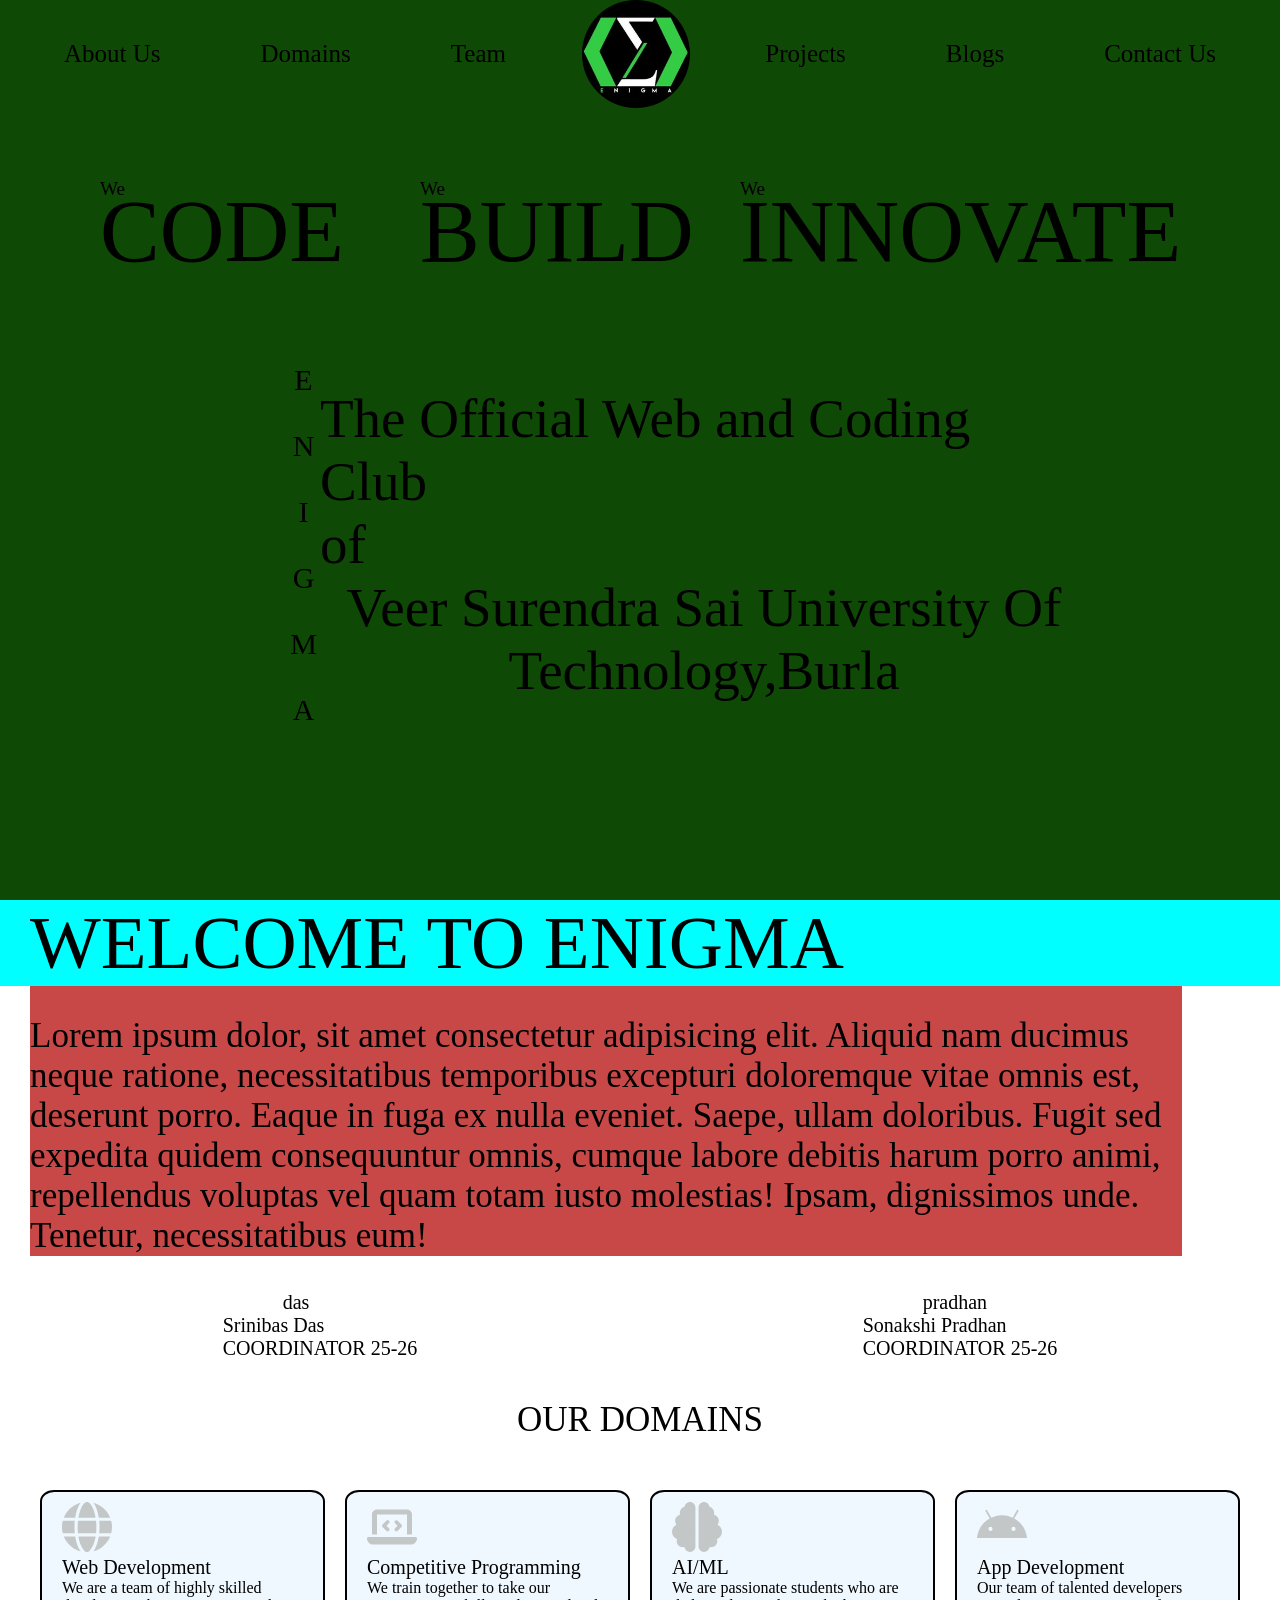
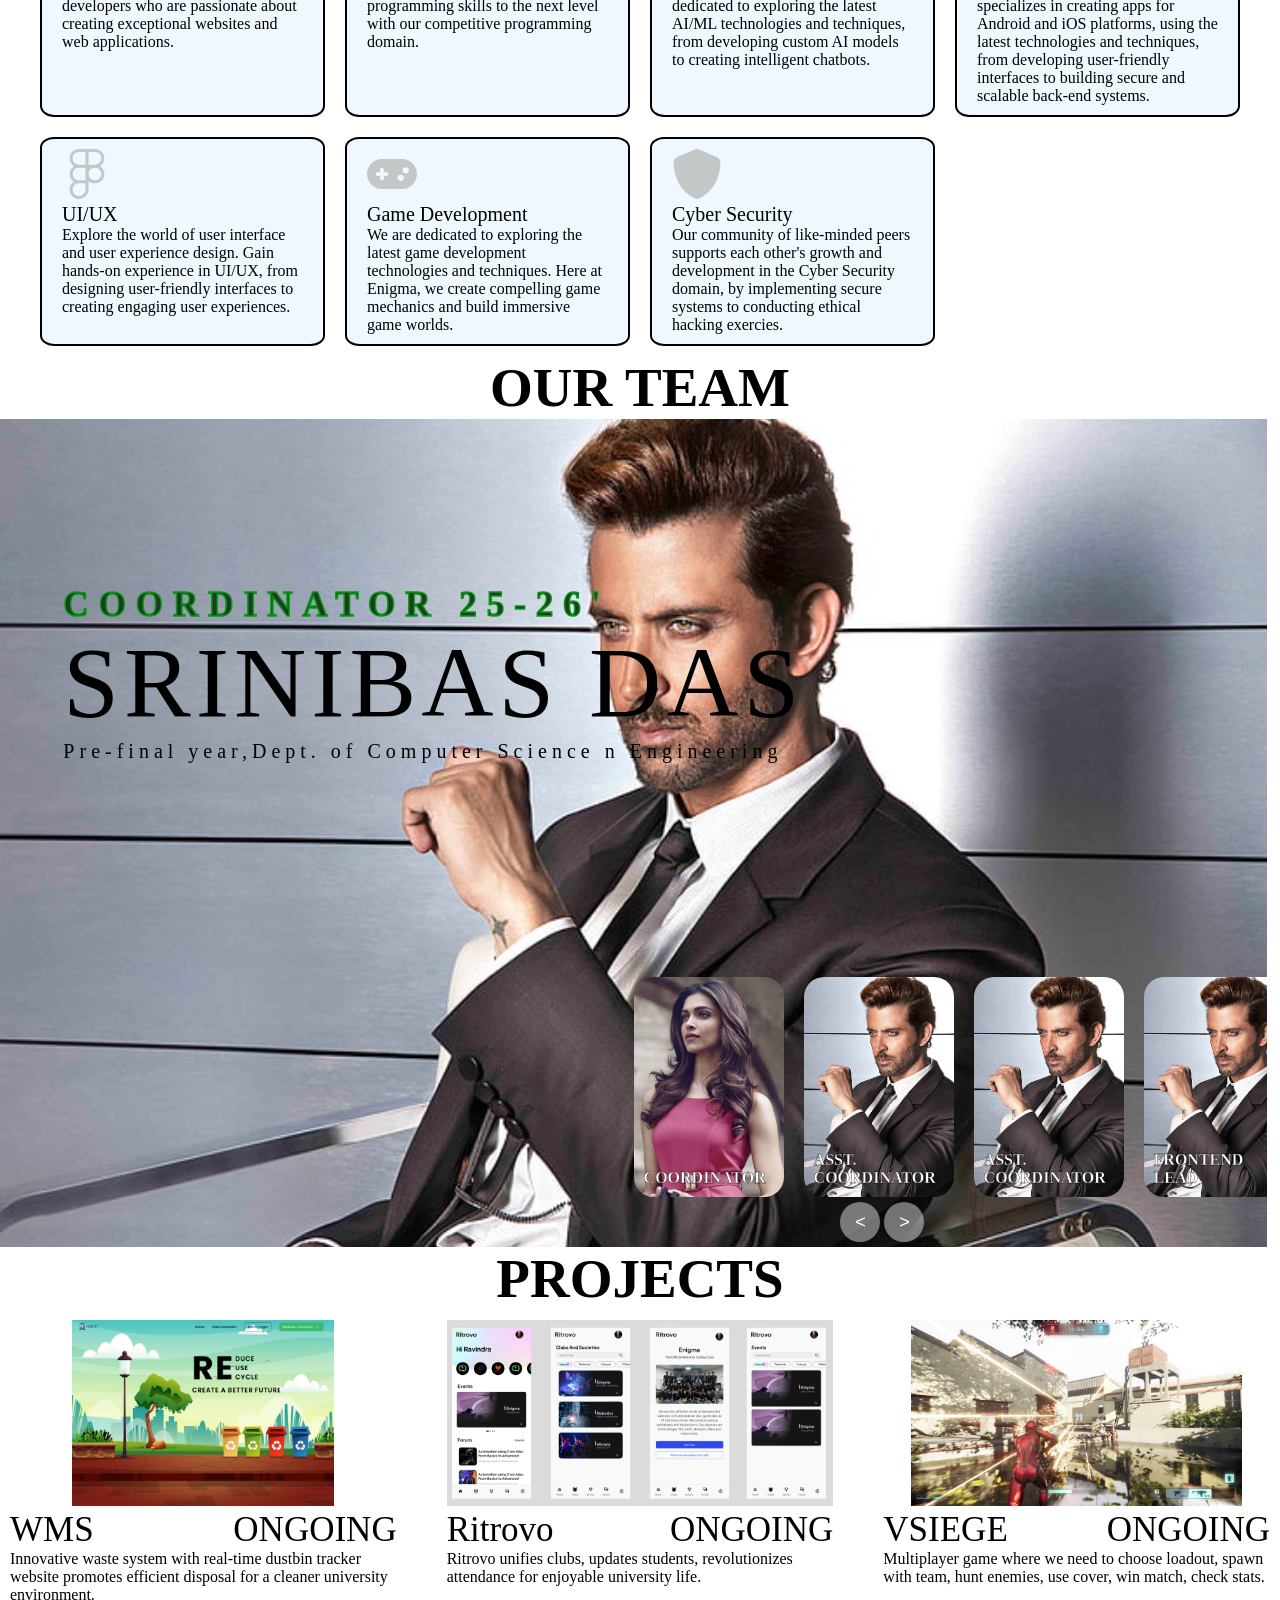
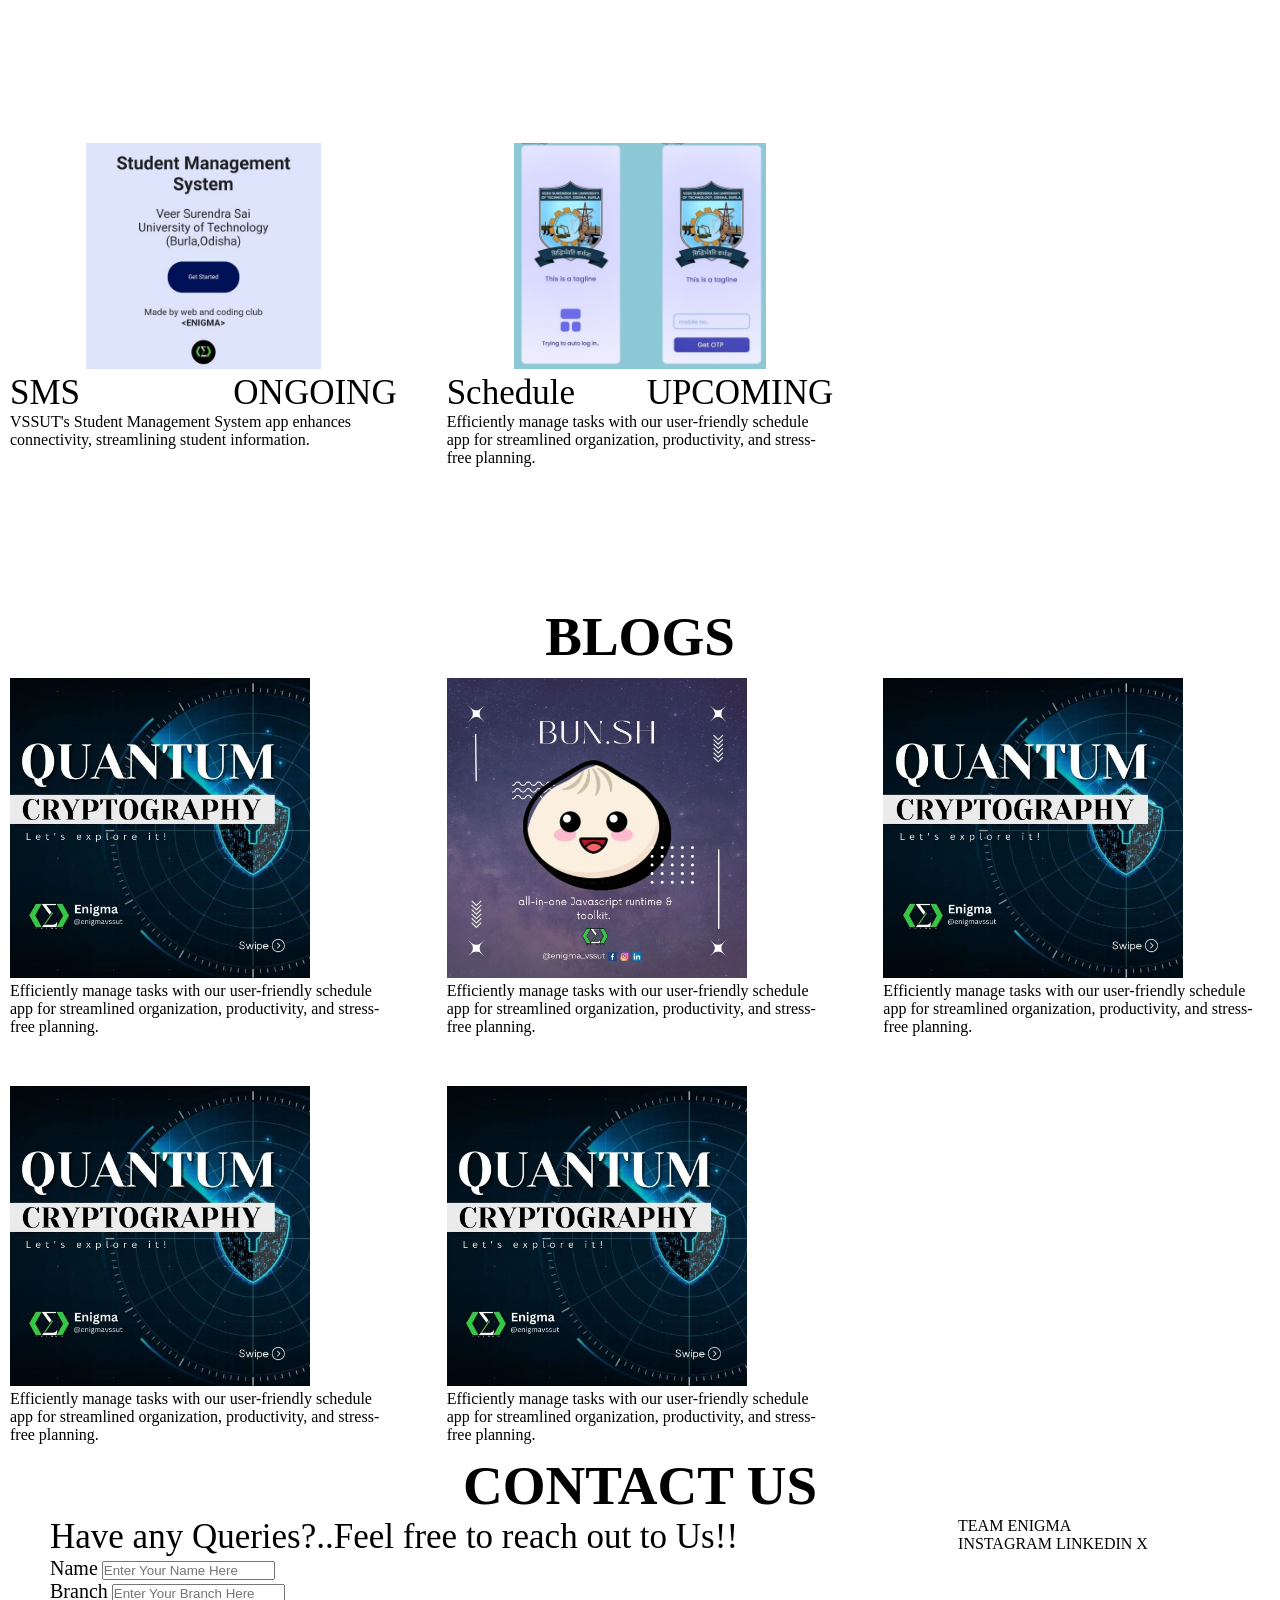
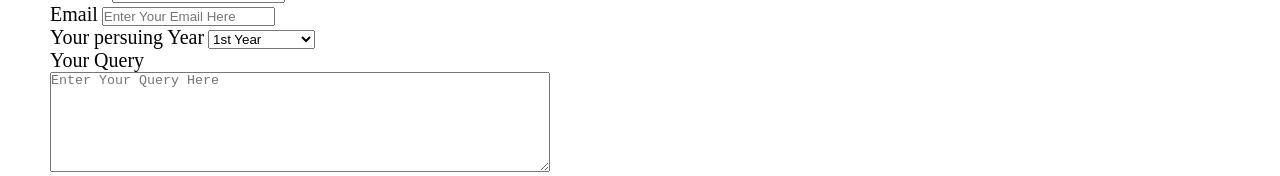
<file: Domain/Web Development/SmrutiRanjanBhola_CSE_139/index.html>
<!DOCTYPE html>
<html lang="en">

<head>
    <meta charset="UTF-8">
    <meta name="viewport" content="width=device-width, initial-scale=1.0">
    <title>Frontend Task</title>
    <link rel="stylesheet" href="style.css">
</head>

<body>
    <div class="page1">
        <header>
            <nav class="nav">
                <div class="item item_set1">
                    <a href="#">About Us</a>
                    <a href="#">Domains</a>
                    <a href="#">Team</a>

                </div>
                <div class="logo">
                    <img class="logo" src="enigma_vssut_logo.jpg" alt="LOGO">
                </div>
                <div class="item item_set2">
                    <a href="#">Projects</a>
                    <a href="#">Blogs</a>
                    <a href="#">Contact Us</a>
                </div>
            </nav>
        </header>
        <main class="main">
            <div class="mn_main">
                <div class="mn we">
                    <div>We</div>
                    <div>We</div>
                    <div>We</div>

                </div>
                <div class="mn tagline">
                    <div>CODE</div>
                    <div>BUILD</div>
                    <div>INNOVATE</div>
                </div>

            </div>
            <div class="sec_part">
                <div class="mn_title">E N I G M A</div>
                <div class="mn_descrip">
                    <div class="line1">The Official Web and Coding Club</div>
                    <div class="line2">of</div>
                    <div class="line3">Veer Surendra Sai University Of Technology,Burla</div>

                </div>

            </div>
        </main>
    </div>
    <div class="page2">
        <div class="title">
            WELCOME TO ENIGMA
        </div>
        <div class="desc">
            Lorem ipsum dolor, sit amet consectetur adipisicing elit. Aliquid nam ducimus neque ratione, necessitatibus
            temporibus excepturi doloremque vitae omnis est, deserunt porro. Eaque in fuga ex nulla eveniet. Saepe,
            ullam doloribus. Fugit sed expedita quidem consequuntur omnis, cumque labore debitis harum porro animi,
            repellendus voluptas vel quam totam iusto molestias! Ipsam, dignissimos unde. Tenetur, necessitatibus eum!
        </div>
        <div class="pgfooter">
            <div class="box">
                <div class="signature">
                    das
                </div>
                <div class="name">
                    Srinibas Das
                </div>
                <div class="designation">
                    COORDINATOR 25-26
                </div>
            </div>
            <div class="box">
                <div class="signature">
                    pradhan
                </div>
                <div class="name">
                    Sonakshi Pradhan
                </div>
                <div class="designation">
                    COORDINATOR 25-26
                </div>
            </div>
        </div>
    </div>
    <div class="page3">
        <div class="title">
            OUR DOMAINS
        </div>
        <div class="grid">
            <div class="card card1">
                <svg aria-hidden="true" focusable="false" data-prefix="fas" data-icon="globe"
                    class="svg-inline--fa fa-globe fa-2xl " role="img" xmlns="http://www.w3.org/2000/svg"
                    viewBox="0 0 512 512" color="#C4C7C7" style="transition: color 500ms;">
                    <path fill="currentColor"
                        d="M352 256c0 22.2-1.2 43.6-3.3 64H163.3c-2.2-20.4-3.3-41.8-3.3-64s1.2-43.6 3.3-64H348.7c2.2 20.4 3.3 41.8 3.3 64zm28.8-64H503.9c5.3 20.5 8.1 41.9 8.1 64s-2.8 43.5-8.1 64H380.8c2.1-20.6 3.2-42 3.2-64s-1.1-43.4-3.2-64zm112.6-32H376.7c-10-63.9-29.8-117.4-55.3-151.6c78.3 20.7 142 77.5 171.9 151.6zm-149.1 0H167.7c6.1-36.4 15.5-68.6 27-94.7c10.5-23.6 22.2-40.7 33.5-51.5C239.4 3.2 248.7 0 256 0s16.6 3.2 27.8 13.8c11.3 10.8 23 27.9 33.5 51.5c11.6 26 20.9 58.2 27 94.7zm-209 0H18.6C48.6 85.9 112.2 29.1 190.6 8.4C165.1 42.6 145.3 96.1 135.3 160zM8.1 192H131.2c-2.1 20.6-3.2 42-3.2 64s1.1 43.4 3.2 64H8.1C2.8 299.5 0 278.1 0 256s2.8-43.5 8.1-64zM194.7 446.6c-11.6-26-20.9-58.2-27-94.6H344.3c-6.1 36.4-15.5 68.6-27 94.6c-10.5 23.6-22.2 40.7-33.5 51.5C272.6 508.8 263.3 512 256 512s-16.6-3.2-27.8-13.8c-11.3-10.8-23-27.9-33.5-51.5zM135.3 352c10 63.9 29.8 117.4 55.3 151.6C112.2 482.9 48.6 426.1 18.6 352H135.3zm358.1 0c-30 74.1-93.6 130.9-171.9 151.6c25.5-34.2 45.2-87.7 55.3-151.6H493.4z">
                    </path>
                </svg>
                <div class="dname">
                    Web Development
                </div>
                <div class="Ddesc">
                    We are a team of highly skilled developers who are passionate about creating exceptional websites
                    and web applications.
                </div>
            </div>
            <div class="card card2">
                <svg aria-hidden="true" focusable="false" data-prefix="fas" data-icon="laptop-code"
                    class="svg-inline--fa fa-laptop-code fa-2xl " role="img" xmlns="http://www.w3.org/2000/svg"
                    viewBox="0 0 640 512" color="#C4C7C7" style="transition: color 500ms;">
                    <path fill="currentColor"
                        d="M64 96c0-35.3 28.7-64 64-64H512c35.3 0 64 28.7 64 64V352H512V96H128V352H64V96zM0 403.2C0 392.6 8.6 384 19.2 384H620.8c10.6 0 19.2 8.6 19.2 19.2c0 42.4-34.4 76.8-76.8 76.8H76.8C34.4 480 0 445.6 0 403.2zM281 209l-31 31 31 31c9.4 9.4 9.4 24.6 0 33.9s-24.6 9.4-33.9 0l-48-48c-9.4-9.4-9.4-24.6 0-33.9l48-48c9.4-9.4 24.6-9.4 33.9 0s9.4 24.6 0 33.9zM393 175l48 48c9.4 9.4 9.4 24.6 0 33.9l-48 48c-9.4 9.4-24.6 9.4-33.9 0s-9.4-24.6 0-33.9l31-31-31-31c-9.4-9.4-9.4-24.6 0-33.9s24.6-9.4 33.9 0z">
                    </path>
                </svg>
                <div class="dname">
                    Competitive Programming
                </div>
                <div class="Ddesc">
                    We train together to take our programming skills to the next level with our competitive programming
                    domain.
                </div>
            </div>
            <div class="card card3">
                <svg aria-hidden="true" focusable="false" data-prefix="fas" data-icon="brain"
                    class="svg-inline--fa fa-brain fa-2xl " role="img" xmlns="http://www.w3.org/2000/svg"
                    viewBox="0 0 512 512" color="#C4C7C7" style="transition: color 500ms;">
                    <path fill="currentColor"
                        d="M184 0c30.9 0 56 25.1 56 56V456c0 30.9-25.1 56-56 56c-28.9 0-52.7-21.9-55.7-50.1c-5.2 1.4-10.7 2.1-16.3 2.1c-35.3 0-64-28.7-64-64c0-7.4 1.3-14.6 3.6-21.2C21.4 367.4 0 338.2 0 304c0-31.9 18.7-59.5 45.8-72.3C37.1 220.8 32 207 32 192c0-30.7 21.6-56.3 50.4-62.6C80.8 123.9 80 118 80 112c0-29.9 20.6-55.1 48.3-62.1C131.3 21.9 155.1 0 184 0zM328 0c28.9 0 52.6 21.9 55.7 49.9c27.8 7 48.3 32.1 48.3 62.1c0 6-.8 11.9-2.4 17.4c28.8 6.2 50.4 31.9 50.4 62.6c0 15-5.1 28.8-13.8 39.7C493.3 244.5 512 272.1 512 304c0 34.2-21.4 63.4-51.6 74.8c2.3 6.6 3.6 13.8 3.6 21.2c0 35.3-28.7 64-64 64c-5.6 0-11.1-.7-16.3-2.1c-3 28.2-26.8 50.1-55.7 50.1c-30.9 0-56-25.1-56-56V56c0-30.9 25.1-56 56-56z">
                    </path>
                </svg>
                <div class="dname">
                    AI/ML
                </div>
                <div class="Ddesc">
                    We are passionate students who are dedicated to exploring the latest AI/ML technologies and
                    techniques, from developing custom AI models to creating intelligent chatbots.
                </div>
            </div>
            <div class="card card4">
                <svg aria-hidden="true" focusable="false" data-prefix="fab" data-icon="android"
                    class="svg-inline--fa fa-android fa-2xl " role="img" xmlns="http://www.w3.org/2000/svg"
                    viewBox="0 0 576 512" color="#C4C7C7" style="transition: color 500ms;">
                    <path fill="currentColor"
                        d="M420.55,301.93a24,24,0,1,1,24-24,24,24,0,0,1-24,24m-265.1,0a24,24,0,1,1,24-24,24,24,0,0,1-24,24m273.7-144.48,47.94-83a10,10,0,1,0-17.27-10h0l-48.54,84.07a301.25,301.25,0,0,0-246.56,0L116.18,64.45a10,10,0,1,0-17.27,10h0l47.94,83C64.53,202.22,8.24,285.55,0,384H576c-8.24-98.45-64.54-181.78-146.85-226.55">
                    </path>
                </svg>
                <div class="dname">
                    App Development
                </div>
                <div class="Ddesc">
                    Our team of talented developers specializes in creating apps for Android and iOS platforms, using
                    the latest technologies and techniques, from developing user-friendly interfaces to building secure
                    and scalable back-end systems.
                </div>
            </div>
            <div class="card card5">
                <svg aria-hidden="true" focusable="false" data-prefix="fab" data-icon="figma"
                    class="svg-inline--fa fa-figma fa-2xl " role="img" xmlns="http://www.w3.org/2000/svg"
                    viewBox="0 0 384 512" color="#C4C7C7" style="transition: color 500ms;">
                    <path fill="currentColor"
                        d="M14 95.7924C14 42.8877 56.8878 0 109.793 0H274.161C327.066 0 369.954 42.8877 369.954 95.7924C369.954 129.292 352.758 158.776 326.711 175.897C352.758 193.019 369.954 222.502 369.954 256.002C369.954 308.907 327.066 351.795 274.161 351.795H272.081C247.279 351.795 224.678 342.369 207.666 326.904V415.167C207.666 468.777 163.657 512 110.309 512C57.5361 512 14 469.243 14 416.207C14 382.709 31.1945 353.227 57.2392 336.105C31.1945 318.983 14 289.5 14 256.002C14 222.502 31.196 193.019 57.2425 175.897C31.196 158.776 14 129.292 14 95.7924ZM176.288 191.587H109.793C74.2172 191.587 45.3778 220.427 45.3778 256.002C45.3778 291.44 73.9948 320.194 109.381 320.416C109.518 320.415 109.655 320.415 109.793 320.415H176.288V191.587ZM207.666 256.002C207.666 291.577 236.505 320.417 272.081 320.417H274.161C309.737 320.417 338.576 291.577 338.576 256.002C338.576 220.427 309.737 191.587 274.161 191.587H272.081C236.505 191.587 207.666 220.427 207.666 256.002ZM109.793 351.795C109.655 351.795 109.518 351.794 109.381 351.794C73.9948 352.015 45.3778 380.769 45.3778 416.207C45.3778 451.652 74.6025 480.622 110.309 480.622C146.591 480.622 176.288 451.186 176.288 415.167V351.795H109.793ZM109.793 31.3778C74.2172 31.3778 45.3778 60.2173 45.3778 95.7924C45.3778 131.368 74.2172 160.207 109.793 160.207H176.288V31.3778H109.793ZM207.666 160.207H274.161C309.737 160.207 338.576 131.368 338.576 95.7924C338.576 60.2173 309.737 31.3778 274.161 31.3778H207.666V160.207Z">
                    </path>
                </svg>
                <div class="dname">
                    UI/UX
                </div>
                <div class="Ddesc">
                    Explore the world of user interface and user experience design. Gain hands-on experience in UI/UX,
                    from designing user-friendly interfaces to creating engaging user experiences.
                </div>
            </div>
            <div class="card card6">
                <svg aria-hidden="true" focusable="false" data-prefix="fas" data-icon="gamepad"
                    class="svg-inline--fa fa-gamepad fa-2xl " role="img" xmlns="http://www.w3.org/2000/svg"
                    viewBox="0 0 640 512" color="#C4C7C7" style="transition: color 500ms;">
                    <path fill="currentColor"
                        d="M192 64C86 64 0 150 0 256S86 448 192 448H448c106 0 192-86 192-192s-86-192-192-192H192zM496 168a40 40 0 1 1 0 80 40 40 0 1 1 0-80zM392 304a40 40 0 1 1 80 0 40 40 0 1 1 -80 0zM168 200c0-13.3 10.7-24 24-24s24 10.7 24 24v32h32c13.3 0 24 10.7 24 24s-10.7 24-24 24H216v32c0 13.3-10.7 24-24 24s-24-10.7-24-24V280H136c-13.3 0-24-10.7-24-24s10.7-24 24-24h32V200z">
                    </path>
                </svg>
                <div class="dname">
                    Game Development
                </div>
                <div class="Ddesc">
                    We are dedicated to exploring the latest game development technologies and techniques. Here at
                    Enigma, we create compelling game mechanics and build immersive game worlds.
                </div>
            </div>
            <div class="card card7 ">
                <svg aria-hidden="true" focusable="false" data-prefix="fas" data-icon="shield"
                    class="svg-inline--fa fa-shield fa-2xl " role="img" xmlns="http://www.w3.org/2000/svg"
                    viewBox="0 0 512 512" color="#C4C7C7" style="transition: color 500ms;">
                    <path fill="currentColor"
                        d="M256 0c4.6 0 9.2 1 13.4 2.9L457.7 82.8c22 9.3 38.4 31 38.3 57.2c-.5 99.2-41.3 280.7-213.6 363.2c-16.7 8-36.1 8-52.8 0C57.3 420.7 16.5 239.2 16 140c-.1-26.2 16.3-47.9 38.3-57.2L242.7 2.9C246.8 1 251.4 0 256 0z">
                    </path>
                </svg>
                <div class="dname">
                    Cyber Security
                </div>
                <div class="Ddesc">
                    Our community of like-minded peers supports each other's growth and development in the Cyber
                    Security domain, by implementing secure systems to conducting ethical hacking exercies.
                </div>
            </div>

        </div>
    </div>
    <div class="page4">
        <div class="title">
            OUR TEAM
        </div>
        <div class="carousel">
            <div class="list">
                <div class="item">
                    <img src="man.jpg" alt="man">
                    <div class="content">
                        <div class="desig">COORDINATOR 25-26'</div>
                        <div class="name">SRINIBAS DAS</div>
                        <div class="who">Pre-final year,Dept. of Computer Science n Engineering</div>
                    </div>
                </div>
                <div class="item">
                    <img src="woman.jpg" alt="man">
                    <div class="content">
                        <div class="desig">COORDINATOR 25-26'</div>
                        <div class="name">SONAKSHI PRADHAN</div>
                        <div class="who">Pre-final year,Dept. of Computer Science n Engineering</div>
                    </div>
                </div>
                <div class="item">
                    <img src="man.jpg" alt="man">
                    <div class="content">
                        <div class="desig">ASSISTANT COORDINATOR 25-26'</div>
                        <div class="name">ARYAN RAJGURU</div>
                        <div class="who">Second year,Dept. of Computer Science n Engineering</div>
                    </div>
                </div>
                <div class="item">
                    <img src="woman.jpg" alt="man">
                    <div class="content">
                        <div class="desig">ASSISTANT COORDINATOR 25-26'</div>
                        <div class="name">SUBHASHREE SAHU</div>
                        <div class="who">Second year,Dept. of Computer Science n Engineering</div>
                    </div>
                </div>
                <div class="item">
                    <img src="man.jpg" alt="man">
                    <div class="content">
                        <div class="desig">FRONTEND LEAD</div>
                        <div class="name">PRAJNAMAYEE SAHU</div>
                        <div class="who">Pre-final year,Dept. of Computer Science n Engineering</div>
                    </div>
                </div>
                <div class="item">
                    <img src="man.jpg" alt="man">
                    <div class="content">
                        <div class="desig">FRONTEND LEAD</div>
                        <div class="name">DHARMENDRA MAHANTA</div>
                        <div class="who">Pre-final year,Dept. of Computer Science n Engineering</div>
                    </div>
                </div>
                <div class="item">
                    <img src="woman.jpg" alt="man">
                    <div class="content">
                        <div class="desig">BACKEND LEAD</div>
                        <div class="name">GYANA RANJAN PATRA</div>
                        <div class="who">Pre-final year,Dept. of Computer Science n Engineering</div>
                    </div>
                </div>
                <div class="item">
                    <img src="woman.jpg" alt="man">
                    <div class="content">
                        <div class="desig">BACKEND LEAD</div>
                        <div class="name">K SUMAN PATRA</div>
                        <div class="who">Pre-final year,Dept. of Computer Science n Engineering</div>
                    </div>
                </div>
                <div class="item">
                    <img src="man.jpg" alt="man">
                    <div class="content">
                        <div class="desig">AI/ML LEAD</div>
                        <div class="name">ANSUMAN JENA</div>
                        <div class="who">Pre-final year,Dept. of Computer Science n Engineering</div>
                    </div>
                </div>
                <div class="item">
                    <img src="woman.jpg" alt="man">
                    <div class="content">
                        <div class="desig">AI/ML LEAD</div>
                        <div class="name">BISHAL KUMAR HOTA</div>
                        <div class="who">Pre-final year,Dept. of Computer Science n Engineering</div>
                    </div>
                </div>
                <div class="item">
                    <img src="man.jpg" alt="man">
                    <div class="content">
                        <div class="desig">CLOUD AND DEVOPS LEAD</div>
                        <div class="name">ANURAG MAHAPATRA</div>
                        <div class="who">Pre-final year,Dept. of Computer Science n Engineering</div>
                    </div>
                </div>
                <div class="item">
                    <img src="woman.jpg" alt="man">
                    <div class="content">
                        <div class="desig">APP DEV LEAD</div>
                        <div class="name">SUBHAM SATYASUNDAR</div>
                        <div class="who">Pre-final year,Dept. of Computer Science n Engineering</div>
                    </div>
                </div>
                <div class="item">
                    <img src="man.jpg" alt="man">
                    <div class="content">
                        <div class="desig">APP DEV LEAD</div>
                        <div class="name">ATAUL WAHAB</div>
                        <div class="who">Pre-final year,Dept. of Computer Science n Engineering</div>
                    </div>
                </div>
                <div class="item">
                    <img src="man.jpg" alt="man">
                    <div class="content">
                        <div class="desig">CYBER SECURITY LEAD</div>
                        <div class="name">NIRUJAY SOREN</div>
                        <div class="who">Pre-final year,Dept. of Computer Science n Engineering</div>
                    </div>
                </div>
                <div class="item">
                    <img src="man.jpg" alt="man">
                    <div class="content">
                        <div class="desig">CYBER SECURITY LEAD</div>
                        <div class="name">AYUSH KISHAN</div>
                        <div class="who">Pre-final year,Dept. of Computer Science n Engineering</div>
                    </div>
                </div>
                <div class="item">
                    <img src="man.jpg" alt="man">
                    <div class="content">
                        <div class="desig">GAME DEV LEAD</div>
                        <div class="name">KRISHNA BANSAL</div>
                        <div class="who">Pre-final year,Dept. of Computer Science n Engineering</div>
                    </div>
                </div>
                <div class="item">
                    <img src="man.jpg" alt="man">
                    <div class="content">
                        <div class="desig">BLENDER(3D DESIGN LEAD)</div>
                        <div class="name">STITHA PRAGYAN NAYAK</div>
                        <div class="who">Pre-final year,Dept. of Computer Science n Engineering</div>
                    </div>
                </div>
                <div class="item">
                    <img src="man.jpg" alt="man">
                    <div class="content">
                        <div class="desig">COMPETITIVE PROGRAMMING LEAD</div>
                        <div class="name">DIPUN BARIK</div>
                        <div class="who">Pre-final year,Dept. of Computer Science n Engineering</div>
                    </div>
                </div>
                <div class="item">
                    <img src="man.jpg" alt="man">
                    <div class="content">
                        <div class="desig">UI/UX DESIGN LEAD</div>
                        <div class="name">SUMAN SEKHAR MOHANTY</div>
                        <div class="who">Pre-final year,Dept. of Computer Science n Engineering</div>
                    </div>
                </div>
                <div class="item">
                    <img src="man.jpg" alt="man">
                    <div class="content">
                        <div class="desig">PUBLIC RELATIONS LEAD</div>
                        <div class="name">NARAYAN AGARWAL</div>
                        <div class="who">Pre-final year,Dept. of Computer Science n Engineering</div>
                    </div>
                </div>
                <div class="item">
                    <img src="man.jpg" alt="man">
                    <div class="content">
                        <div class="desig">GRAPHIC DESIGN LEAD</div>
                        <div class="name">SAI SRUJANA</div>
                        <div class="who">Pre-final year,Dept. of Computer Science n Engineering</div>
                    </div>
                </div>
                <div class="item">
                    <img src="man.jpg" alt="man">
                    <div class="content">
                        <div class="desig">GRAPHIC DESIGN LEAD</div>
                        <div class="name">AVILIPSHA MISHRA</div>
                        <div class="who">Pre-final year,Dept. of Computer Science n Engineering</div>
                    </div>
                </div>
            </div>
            <div class="thumbnail">
                <div class="item">
                    <img src="woman.jpg" alt="">
                    <div class="content">
                        COORDINATOR
                    </div>
                </div>
                <div class="item">
                    <img src="man.jpg" alt="">
                    <div class="content">
                        ASST. COORDINATOR
                    </div>
                </div>
                <div class="item">
                    <img src="man.jpg" alt="">
                    <div class="content">
                        ASST. COORDINATOR
                    </div>
                </div>
                <div class="item">
                    <img src="man.jpg" alt="">
                    <div class="content">
                        FRONTEND LEAD
                    </div>
                </div>
                <div class="item">
                    <img src="man.jpg" alt="">
                    <div class="content">
                        FRONTEND LEAD
                    </div>
                </div>
                <div class="item">
                    <img src="man.jpg" alt="">
                    <div class="content">
                        BACKEND LEAD
                    </div>
                </div>
                <div class="item">
                    <img src="man.jpg" alt="">
                    <div class="content">
                        BACKEND LEAD
                    </div>
                </div>
                <div class="item">
                    <img src="man.jpg" alt="">
                    <div class="content">
                        AI/ML LEAD
                    </div>
                </div>
                <div class="item">
                    <img src="man.jpg" alt="">
                    <div class="content">
                        AI/ML LEAD
                    </div>
                </div>
                <div class="item">
                    <img src="man.jpg" alt="">
                    <div class="content">
                        CLOUD & DEVOPS LEAD
                    </div>
                </div>
                <div class="item">
                    <img src="man.jpg" alt="">
                    <div class="content">
                        APP DEV LEAD
                    </div>
                </div>
                <div class="item">
                    <img src="man.jpg" alt="">
                    <div class="content">
                        APP DEV LEAD
                    </div>
                </div>
                <div class="item">
                    <img src="man.jpg" alt="">
                    <div class="content">
                        CYBER SECURITY LEAD
                    </div>
                </div>
                <div class="item">
                    <img src="man.jpg" alt="">
                    <div class="content">
                        CYBER SECURITY LEAD
                    </div>
                </div>
                <div class="item">
                    <img src="man.jpg" alt="">
                    <div class="content">
                        GAME DEV LEAD
                    </div>
                </div>
                <div class="item">
                    <img src="man.jpg" alt="">
                    <div class="content">
                        BLENDER LEAD
                    </div>
                </div>
                <div class="item">
                    <img src="man.jpg" alt="">
                    <div class="content">
                        CP LEAD
                    </div>
                </div>
                <div class="item">
                    <img src="man.jpg" alt="">
                    <div class="content">
                        UI/UX LEAD
                    </div>
                </div>
                <div class="item">
                    <img src="man.jpg" alt="">
                    <div class="content">
                        PR LEAD
                    </div>
                </div>
                <div class="item">
                    <img src="man.jpg" alt="">
                    <div class="content">
                        GD LEAD
                    </div>
                </div>
                <div class="item">
                    <img src="man.jpg" alt="">
                    <div class="content">
                        GD LEAD
                    </div>
                </div>
                <div class="item">
                    <img src="man.jpg" alt="">
                    <div class="content">
                        COORDINATOR
                    </div>
                </div>

            </div>
            <div class="arrows">
                <button id="prev">
                    < </button>
                        <button id="next"> > </button>
            </div>
        </div>

    </div>
    <div class="page5">
        <div class="title">
            PROJECTS
        </div>
        <div class="proGrid">
            <div class="pro pro1">
                <img src="pro1.png" alt="">
                <div class="project">
                    <div class="proTitle">
                        WMS
                    </div>
                    <div class="proStatus">
                        ONGOING
                    </div>
                </div>
                <div class="prodesc">
                    Innovative waste system with real-time dustbin tracker website promotes efficient disposal for a
                    cleaner university environment.
                </div>
            </div>
            <div class="pro pro2">
                <img src="pro2.png" alt="">
                <div class="project">
                    <div class="proTitle">
                        Ritrovo
                    </div>
                    <div class="proStatus">
                        ONGOING
                    </div>
                </div>
                <div class="prodesc">
                    Ritrovo unifies clubs, updates students, revolutionizes attendance for enjoyable university life.
                </div>
            </div>
            <div class="pro pro3">
                <img src="pro3.png" alt="">
                <div class="project">
                    <div class="proTitle">
                        VSIEGE
                    </div>
                    <div class="proStatus">
                        ONGOING
                    </div>
                </div>
                <div class="prodesc">
                    Multiplayer game where we need to choose loadout, spawn with team, hunt enemies, use cover, win
                    match, check stats.
                </div>
            </div>
            <div class="pro pro4">
                <img src="pro4.jpg" alt="">
                <div class="project">
                    <div class="proTitle">
                        SMS
                    </div>
                    <div class="proStatus">
                        ONGOING
                    </div>
                </div>
                <div class="prodesc">
                    VSSUT's Student Management System app enhances connectivity, streamlining student information.
                </div>
            </div>
            <div class="pro pro5">
                <img src="pro5.jpg" alt="">
                <div class="project">
                    <div class="proTitle">
                        Schedule
                    </div>
                    <div class="proStatus">
                        UPCOMING
                    </div>
                </div>
                <div class="prodesc">
                    Efficiently manage tasks with our user-friendly schedule app for streamlined organization,
                    productivity, and stress-free planning.
                </div>
            </div>

        </div>
    </div>
    <div class="page6">
        <div class="title">
            BLOGS
        </div>
        <div class="blogcontainer">
            <div class="blog blog1">
                <img src="blog-1.jpg" alt="">
                <div class="blogdesc">
                    Efficiently manage tasks with our user-friendly schedule app for streamlined organization,
                    productivity,
                    and stress-free planning.
                </div>
            </div>
            <div class="blog blog1">
                <img src="blog-2.jpg" alt="">
                <div class="blogdesc">
                    Efficiently manage tasks with our user-friendly schedule app for streamlined organization,
                    productivity,
                    and stress-free planning.
                </div>
            </div>
            <div class="blog blog1">
                <img src="blog-1.jpg" alt="">
                <div class="blogdesc">
                    Efficiently manage tasks with our user-friendly schedule app for streamlined organization,
                    productivity,
                    and stress-free planning.
                </div>
            </div>
            <div class="blog blog1">
                <img src="blog-1.jpg" alt="">
                <div class="blogdesc">
                    Efficiently manage tasks with our user-friendly schedule app for streamlined organization,
                    productivity,
                    and stress-free planning.
                </div>
            </div>
            <div class="blog blog1">
                <img src="blog-1.jpg" alt="">
                <div class="blogdesc">
                    Efficiently manage tasks with our user-friendly schedule app for streamlined organization,
                    productivity,
                    and stress-free planning.
                </div>
            </div>

        </div>

    </div>
    <footer class="page7">
        <div class="title">
            CONTACT US
        </div>
        <div class="container">
            <div class="leftpart">
                <div class="desc">
                    Have any Queries?..Feel free to reach out to Us!!
                </div>
                <form class="form" action="post">
                    <div class="name">
                        <label for="name">Name</label>
                        <input type="text" id="name" placeholder="Enter Your Name Here">
                    </div>
                    <div class="branch">
                        <label for="branch">Branch</label>
                        <input type="text" id="branch" placeholder="Enter Your Branch Here">
                    </div>
                    <div class="mail">
                        <label for="Email">Email</label>
                        <input type="email" id="Email" placeholder="Enter Your Email Here">
                    </div>
                    <div class="yr">
                        <label for="year">Your persuing Year</label>
                        <select name="yr" id="year">
                            <option value="1st">1st Year</option>
                            <option value="2nd">2nd Year</option>
                            <option value="3rd">Pre-Final Year</option>
                            <option value="4th">Final Year</option>
                        </select>
                    </div>
                    <div class="query">
                        <label for="query">Your Query</label>
                        <br>
                        <textarea name="query" id="query" placeholder="Enter Your Query Here"></textarea>
                    </div>
                </form>

            </div>
            <div class="rightpart">
                <div class="Etitle">TEAM ENIGMA</div>
                <div class="handles">
                    <a href="https://www.instagram.com/enigma_vssut">INSTAGRAM</a>
                    <a href="https://www.linkedin.com/company/enigma-vssut/">LINKEDIN</a>
                    <a href="https://x.com/Enigma_VSSUT?s=20">X</a>
                </div>
            </div>



        </div>
    </footer>
    <script src="script.js"></script>
</body>

</html>
</file>
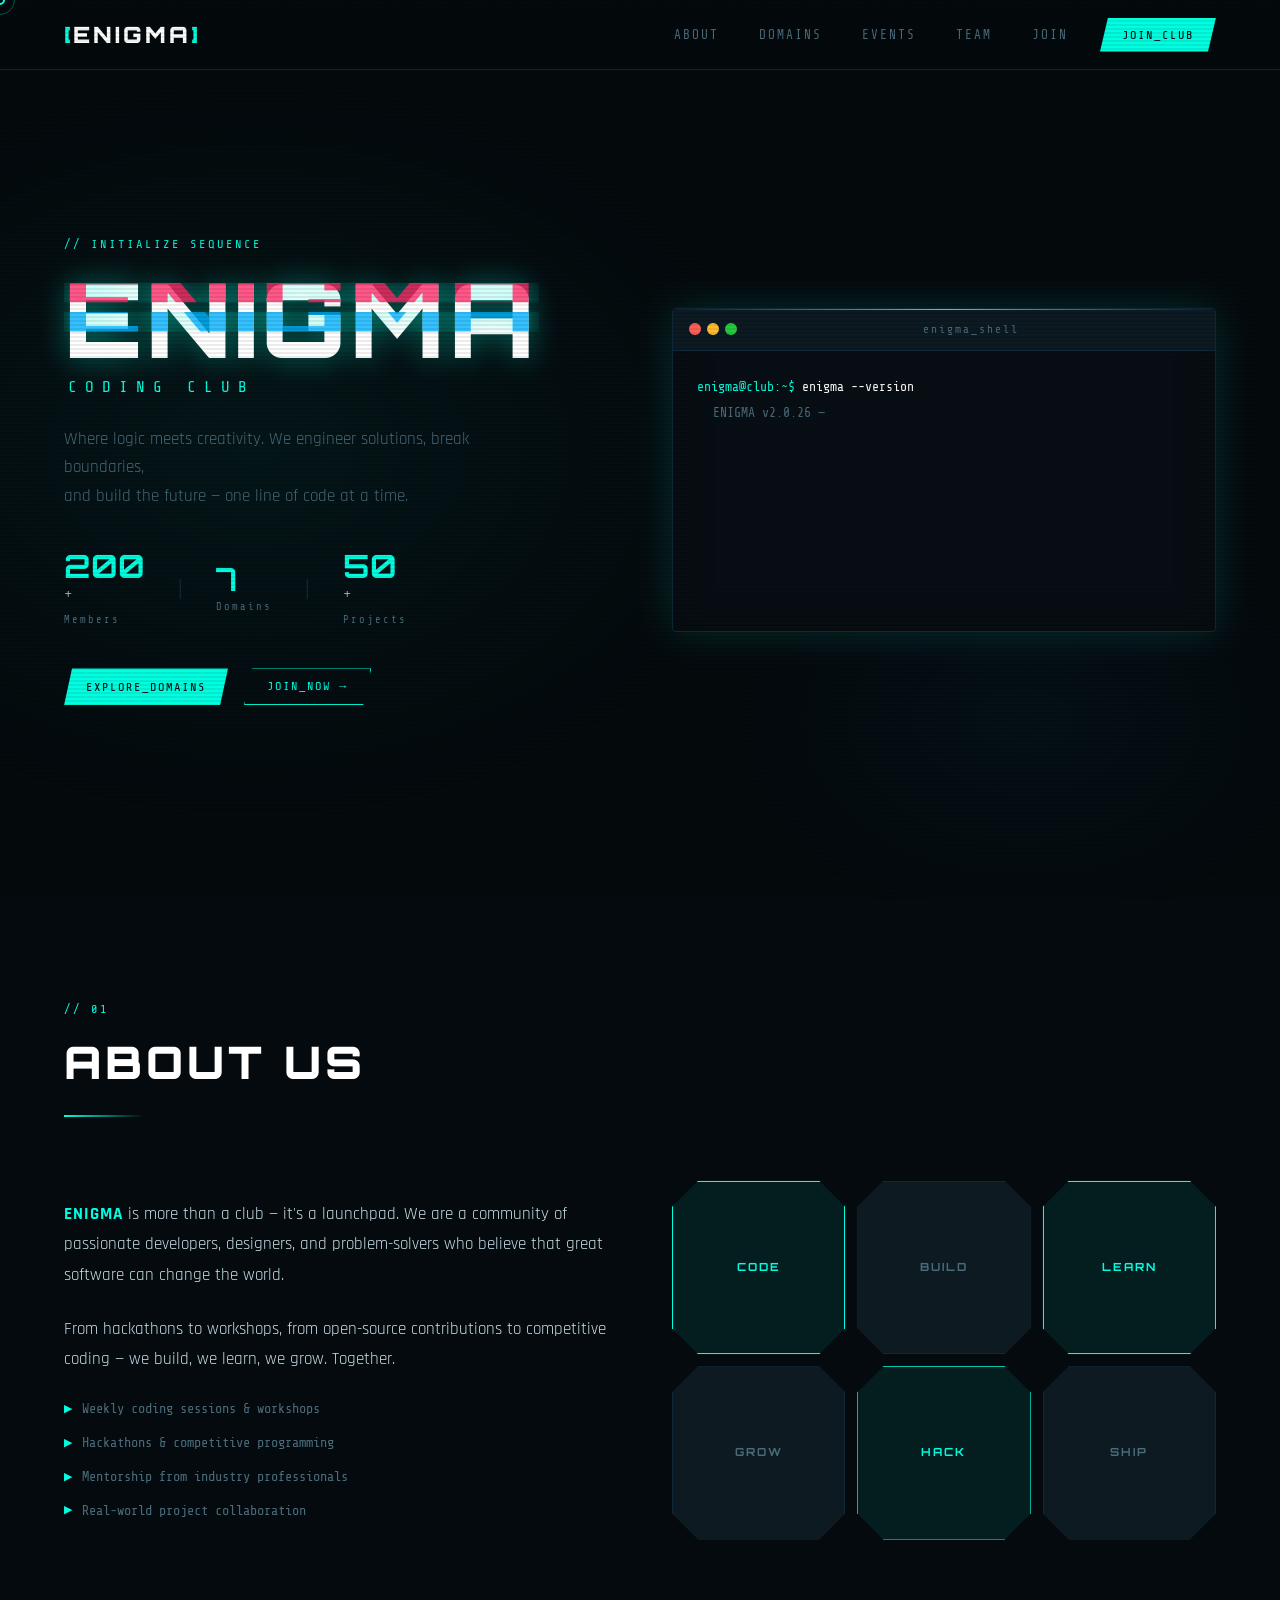
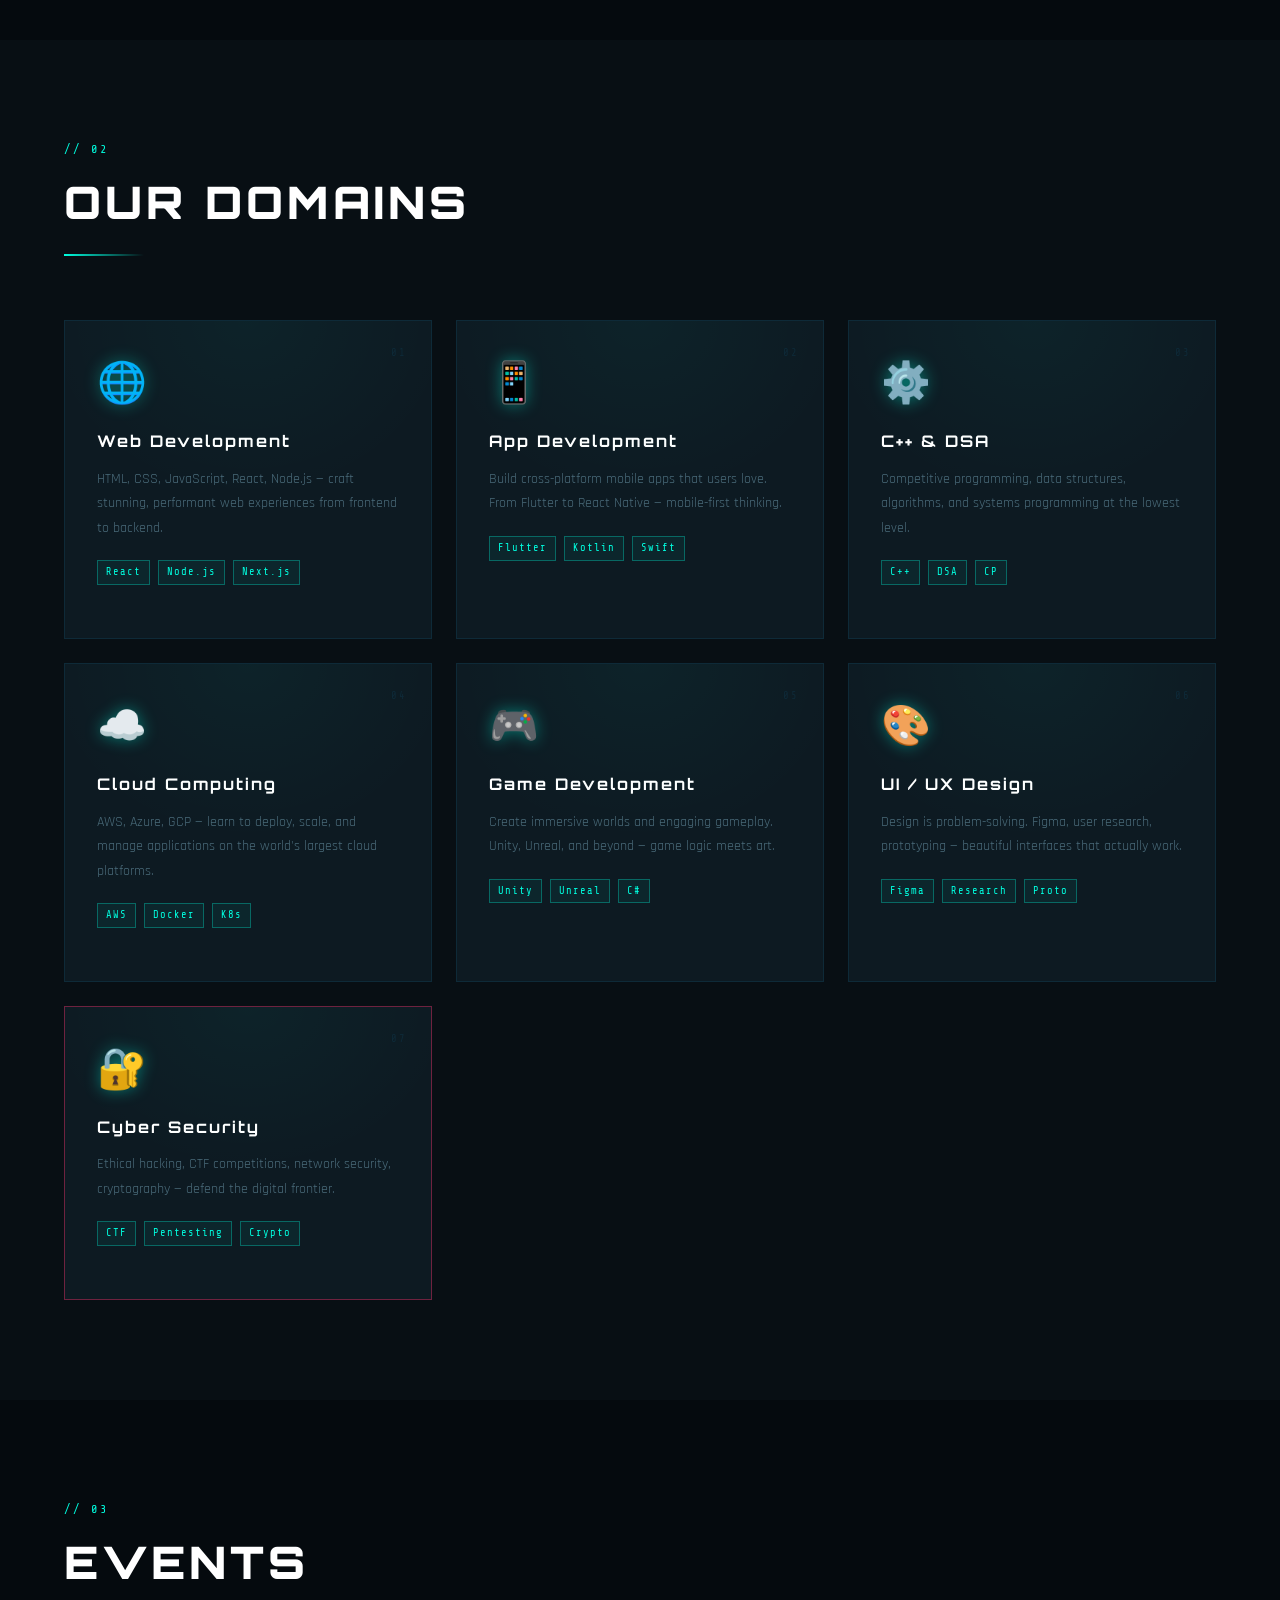
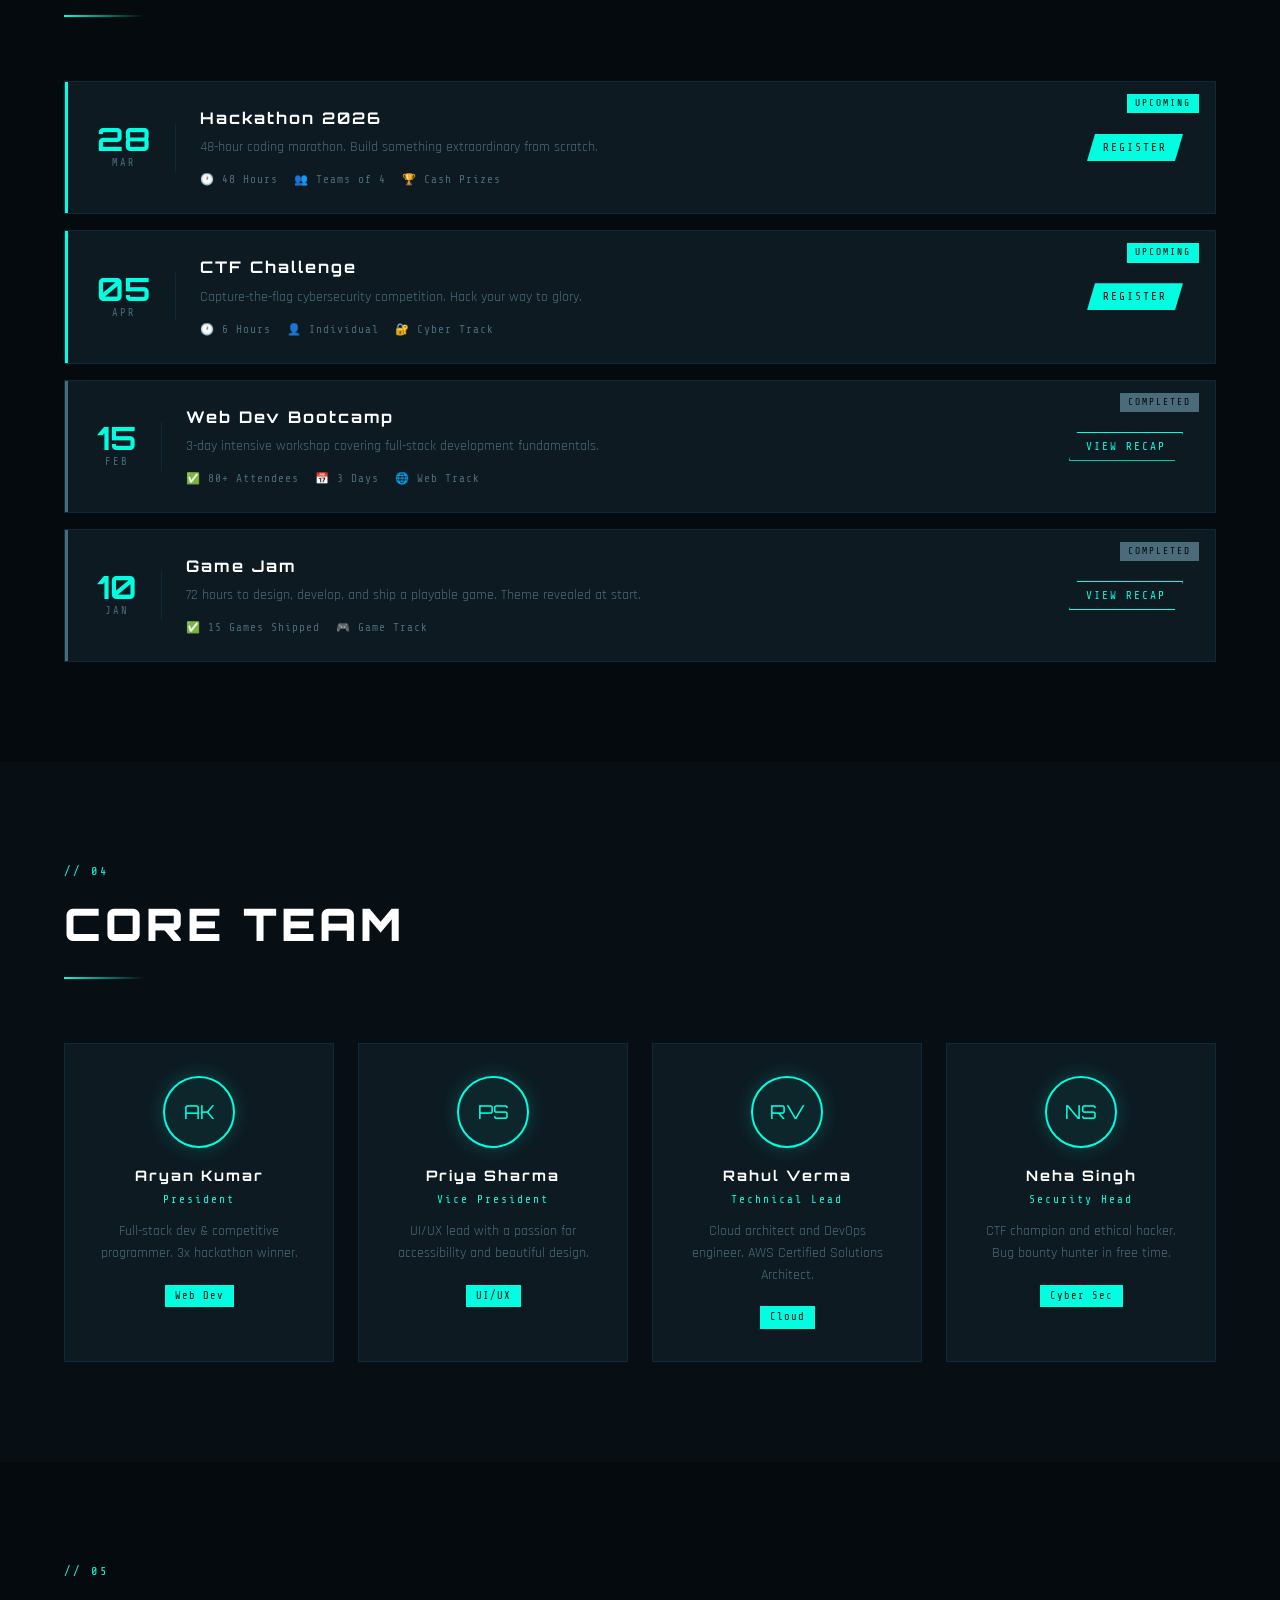
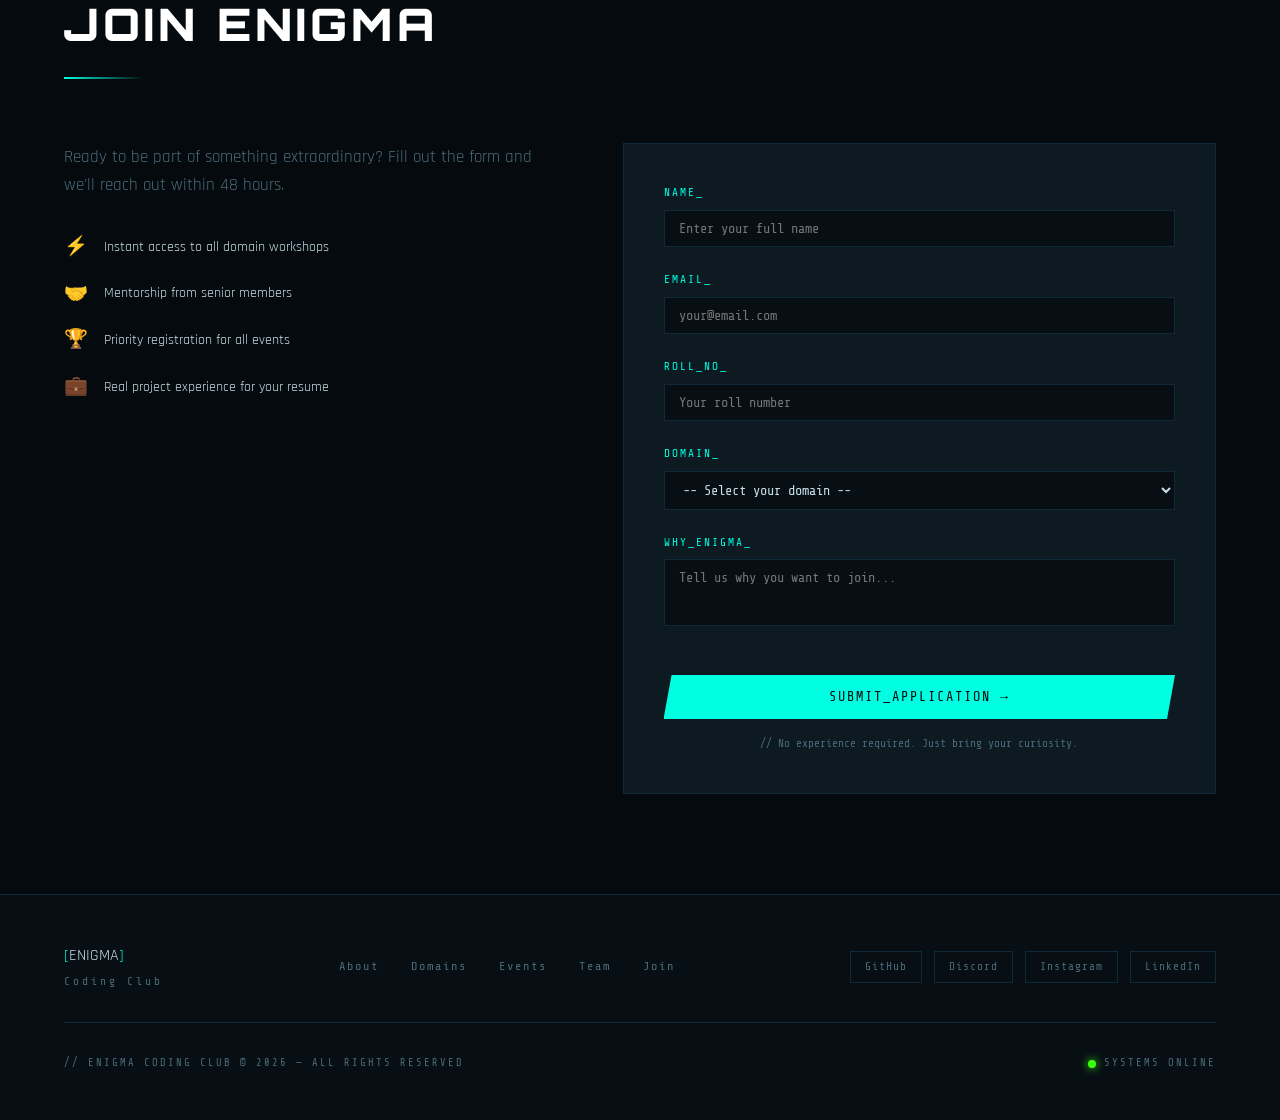
<file: Domain/Web Development/Task/Mantu-Behera-frontend-bloomers-151/index.html>
<!DOCTYPE html>
<html lang="en">
<head>
  <meta charset="UTF-8" />
  <meta name="viewport" content="width=device-width, initial-scale=1.0" />
  <title>ENIGMA — Coding Club</title>
  <link rel="stylesheet" href="style.css" />
  <link href="https://fonts.googleapis.com/css2?family=Share+Tech+Mono&family=Orbitron:wght@400;700;900&family=Rajdhani:wght@300;400;600;700&display=swap" rel="stylesheet" />
</head>
<body>

  <!-- Custom cursor -->
  <div class="cursor" id="cursor"></div>
  <div class="cursor-trail" id="cursorTrail"></div>

  <!-- Scanline overlay -->
  <div class="scanlines"></div>

  <!-- Matrix canvas background -->
  <canvas id="matrixCanvas"></canvas>

  <!-- ── NAVBAR ── -->
  <nav class="navbar" id="navbar">
    <div class="nav-logo">
      <span class="logo-bracket">[</span>ENIGMA<span class="logo-bracket">]</span>
    </div>
    <ul class="nav-links">
      <li><a href="#about" class="nav-link">About</a></li>
      <li><a href="#domains" class="nav-link">Domains</a></li>
      <li><a href="#events" class="nav-link">Events</a></li>
      <li><a href="#team" class="nav-link">Team</a></li>
      <li><a href="#join" class="nav-link">Join</a></li>
    </ul>
    <button class="join-btn nav-join" onclick="document.getElementById('join').scrollIntoView({behavior:'smooth'})">
      <span>JOIN_CLUB</span>
    </button>
    <div class="hamburger" id="hamburger">
      <span></span><span></span><span></span>
    </div>
  </nav>

  <!-- ── HERO ── -->
  <section class="hero" id="hero">
    <div class="hero-content">
      <div class="hero-tag">// INITIALIZE SEQUENCE</div>
      <h1 class="hero-title">
        <span class="glitch" data-text="ENIGMA">ENIGMA</span>
      </h1>
      <p class="hero-sub">CODING CLUB</p>
      <p class="hero-desc">
        Where logic meets creativity. We engineer solutions, break boundaries,<br/>
        and build the future — one line of code at a time.
      </p>
      <div class="hero-stats">
        <div class="stat">
          <span class="stat-num" data-target="200">0</span><span>+</span>
          <span class="stat-label">Members</span>
        </div>
        <div class="stat-divider">|</div>
        <div class="stat">
          <span class="stat-num" data-target="7">0</span>
          <span class="stat-label">Domains</span>
        </div>
        <div class="stat-divider">|</div>
        <div class="stat">
          <span class="stat-num" data-target="50">0</span><span>+</span>
          <span class="stat-label">Projects</span>
        </div>
      </div>
      <div class="hero-btns">
        <button class="join-btn" onclick="document.getElementById('domains').scrollIntoView({behavior:'smooth'})">
          EXPLORE_DOMAINS
        </button>
        <button class="outline-btn" onclick="document.getElementById('join').scrollIntoView({behavior:'smooth'})">
          JOIN_NOW →
        </button>
      </div>
    </div>
    <div class="hero-terminal">
      <div class="terminal-header">
        <span class="t-dot red"></span>
        <span class="t-dot yellow"></span>
        <span class="t-dot green"></span>
        <span class="t-title">enigma_shell</span>
      </div>
      <div class="terminal-body" id="terminalBody"></div>
    </div>
  </section>

  <!-- ── ABOUT ── -->
  <section class="about section" id="about">
    <div class="section-header">
      <span class="section-tag">// 01</span>
      <h2 class="section-title">ABOUT US</h2>
      <div class="section-line"></div>
    </div>
    <div class="about-grid">
      <div class="about-text">
        <p>
          <span class="highlight">ENIGMA</span> is more than a club — it's a launchpad. We are a community of passionate developers, designers, and problem-solvers who believe that great software can change the world.
        </p>
        <p>
          From hackathons to workshops, from open-source contributions to competitive coding — we build, we learn, we grow. Together.
        </p>
        <div class="about-features">
          <div class="feature-item"><span class="feat-icon">▶</span> Weekly coding sessions & workshops</div>
          <div class="feature-item"><span class="feat-icon">▶</span> Hackathons & competitive programming</div>
          <div class="feature-item"><span class="feat-icon">▶</span> Mentorship from industry professionals</div>
          <div class="feature-item"><span class="feat-icon">▶</span> Real-world project collaboration</div>
        </div>
      </div>
      <div class="about-visual">
        <div class="hex-grid">
          <div class="hex active"><span>CODE</span></div>
          <div class="hex"><span>BUILD</span></div>
          <div class="hex active"><span>LEARN</span></div>
          <div class="hex"><span>GROW</span></div>
          <div class="hex active"><span>HACK</span></div>
          <div class="hex"><span>SHIP</span></div>
        </div>
      </div>
    </div>
  </section>

  <!-- ── DOMAINS ── -->
  <section class="domains section" id="domains">
    <div class="section-header">
      <span class="section-tag">// 02</span>
      <h2 class="section-title">OUR DOMAINS</h2>
      <div class="section-line"></div>
    </div>
    <div class="domains-grid">

      <div class="domain-card" data-domain="web">
        <div class="card-glow"></div>
        <div class="card-icon">🌐</div>
        <div class="card-code">01</div>
        <h3>Web Development</h3>
        <p>HTML, CSS, JavaScript, React, Node.js — craft stunning, performant web experiences from frontend to backend.</p>
        <div class="card-tags">
          <span>React</span><span>Node.js</span><span>Next.js</span>
        </div>
        <div class="card-line"></div>
      </div>

      <div class="domain-card" data-domain="app">
        <div class="card-glow"></div>
        <div class="card-icon">📱</div>
        <div class="card-code">02</div>
        <h3>App Development</h3>
        <p>Build cross-platform mobile apps that users love. From Flutter to React Native — mobile-first thinking.</p>
        <div class="card-tags">
          <span>Flutter</span><span>Kotlin</span><span>Swift</span>
        </div>
        <div class="card-line"></div>
      </div>

      <div class="domain-card" data-domain="cpp">
        <div class="card-glow"></div>
        <div class="card-icon">⚙️</div>
        <div class="card-code">03</div>
        <h3>C++ & DSA</h3>
        <p>Competitive programming, data structures, algorithms, and systems programming at the lowest level.</p>
        <div class="card-tags">
          <span>C++</span><span>DSA</span><span>CP</span>
        </div>
        <div class="card-line"></div>
      </div>

      <div class="domain-card" data-domain="cloud">
        <div class="card-glow"></div>
        <div class="card-icon">☁️</div>
        <div class="card-code">04</div>
        <h3>Cloud Computing</h3>
        <p>AWS, Azure, GCP — learn to deploy, scale, and manage applications on the world's largest cloud platforms.</p>
        <div class="card-tags">
          <span>AWS</span><span>Docker</span><span>K8s</span>
        </div>
        <div class="card-line"></div>
      </div>

      <div class="domain-card" data-domain="game">
        <div class="card-glow"></div>
        <div class="card-icon">🎮</div>
        <div class="card-code">05</div>
        <h3>Game Development</h3>
        <p>Create immersive worlds and engaging gameplay. Unity, Unreal, and beyond — game logic meets art.</p>
        <div class="card-tags">
          <span>Unity</span><span>Unreal</span><span>C#</span>
        </div>
        <div class="card-line"></div>
      </div>

      <div class="domain-card" data-domain="ui">
        <div class="card-glow"></div>
        <div class="card-icon">🎨</div>
        <div class="card-code">06</div>
        <h3>UI / UX Design</h3>
        <p>Design is problem-solving. Figma, user research, prototyping — beautiful interfaces that actually work.</p>
        <div class="card-tags">
          <span>Figma</span><span>Research</span><span>Proto</span>
        </div>
        <div class="card-line"></div>
      </div>

      <div class="domain-card featured" data-domain="cyber">
        <div class="card-glow"></div>
        <div class="card-icon">🔐</div>
        <div class="card-code">07</div>
        <h3>Cyber Security</h3>
        <p>Ethical hacking, CTF competitions, network security, cryptography — defend the digital frontier.</p>
        <div class="card-tags">
          <span>CTF</span><span>Pentesting</span><span>Crypto</span>
        </div>
        <div class="card-line"></div>
      </div>

    </div>
  </section>

  <!-- ── EVENTS ── -->
  <section class="events section" id="events">
    <div class="section-header">
      <span class="section-tag">// 03</span>
      <h2 class="section-title">EVENTS</h2>
      <div class="section-line"></div>
    </div>
    <div class="events-list">
      <div class="event-item upcoming">
        <div class="event-badge">UPCOMING</div>
        <div class="event-date"><span class="e-day">28</span><span class="e-month">MAR</span></div>
        <div class="event-info">
          <h3>Hackathon 2026</h3>
          <p>48-hour coding marathon. Build something extraordinary from scratch.</p>
          <div class="event-meta"><span>🕐 48 Hours</span><span>👥 Teams of 4</span><span>🏆 Cash Prizes</span></div>
        </div>
        <button class="join-btn small">REGISTER</button>
      </div>
      <div class="event-item upcoming">
        <div class="event-badge">UPCOMING</div>
        <div class="event-date"><span class="e-day">05</span><span class="e-month">APR</span></div>
        <div class="event-info">
          <h3>CTF Challenge</h3>
          <p>Capture-the-flag cybersecurity competition. Hack your way to glory.</p>
          <div class="event-meta"><span>🕐 6 Hours</span><span>👤 Individual</span><span>🔐 Cyber Track</span></div>
        </div>
        <button class="join-btn small">REGISTER</button>
      </div>
      <div class="event-item past">
        <div class="event-badge past-badge">COMPLETED</div>
        <div class="event-date"><span class="e-day">15</span><span class="e-month">FEB</span></div>
        <div class="event-info">
          <h3>Web Dev Bootcamp</h3>
          <p>3-day intensive workshop covering full-stack development fundamentals.</p>
          <div class="event-meta"><span>✅ 80+ Attendees</span><span>📅 3 Days</span><span>🌐 Web Track</span></div>
        </div>
        <button class="outline-btn small">VIEW RECAP</button>
      </div>
      <div class="event-item past">
        <div class="event-badge past-badge">COMPLETED</div>
        <div class="event-date"><span class="e-day">10</span><span class="e-month">JAN</span></div>
        <div class="event-info">
          <h3>Game Jam</h3>
          <p>72 hours to design, develop, and ship a playable game. Theme revealed at start.</p>
          <div class="event-meta"><span>✅ 15 Games Shipped</span><span>🎮 Game Track</span></div>
        </div>
        <button class="outline-btn small">VIEW RECAP</button>
      </div>
    </div>
  </section>

  <!-- ── TEAM ── -->
  <section class="team section" id="team">
    <div class="section-header">
      <span class="section-tag">// 04</span>
      <h2 class="section-title">CORE TEAM</h2>
      <div class="section-line"></div>
    </div>
    <div class="team-grid">
      <div class="team-card">
        <div class="team-avatar"><span>AK</span></div>
        <div class="team-info">
          <h4>Aryan Kumar</h4>
          <span class="team-role">President</span>
          <p>Full-stack dev & competitive programmer. 3x hackathon winner.</p>
        </div>
        <div class="team-domain">Web Dev</div>
      </div>
      <div class="team-card">
        <div class="team-avatar"><span>PS</span></div>
        <div class="team-info">
          <h4>Priya Sharma</h4>
          <span class="team-role">Vice President</span>
          <p>UI/UX lead with a passion for accessibility and beautiful design.</p>
        </div>
        <div class="team-domain">UI/UX</div>
      </div>
      <div class="team-card">
        <div class="team-avatar"><span>RV</span></div>
        <div class="team-info">
          <h4>Rahul Verma</h4>
          <span class="team-role">Technical Lead</span>
          <p>Cloud architect and DevOps engineer. AWS Certified Solutions Architect.</p>
        </div>
        <div class="team-domain">Cloud</div>
      </div>
      <div class="team-card">
        <div class="team-avatar"><span>NS</span></div>
        <div class="team-info">
          <h4>Neha Singh</h4>
          <span class="team-role">Security Head</span>
          <p>CTF champion and ethical hacker. Bug bounty hunter in free time.</p>
        </div>
        <div class="team-domain">Cyber Sec</div>
      </div>
    </div>
  </section>

  <!-- ── JOIN ── -->
  <section class="join section" id="join">
    <div class="section-header">
      <span class="section-tag">// 05</span>
      <h2 class="section-title">JOIN ENIGMA</h2>
      <div class="section-line"></div>
    </div>
    <div class="join-container">
      <div class="join-text">
        <p>Ready to be part of something extraordinary? Fill out the form and we'll reach out within 48 hours.</p>
        <div class="join-perks">
          <div class="perk"><span class="perk-icon">⚡</span><span>Instant access to all domain workshops</span></div>
          <div class="perk"><span class="perk-icon">🤝</span><span>Mentorship from senior members</span></div>
          <div class="perk"><span class="perk-icon">🏆</span><span>Priority registration for all events</span></div>
          <div class="perk"><span class="perk-icon">💼</span><span>Real project experience for your resume</span></div>
        </div>
      </div>
      <form class="join-form" id="joinForm">
        <div class="form-group">
          <label>NAME_</label>
          <input type="text" placeholder="Enter your full name" required />
        </div>
        <div class="form-group">
          <label>EMAIL_</label>
          <input type="email" placeholder="your@email.com" required />
        </div>
        <div class="form-group">
          <label>ROLL_NO_</label>
          <input type="text" placeholder="Your roll number" required />
        </div>
        <div class="form-group">
          <label>DOMAIN_</label>
          <select required>
            <option value="">-- Select your domain --</option>
            <option>Web Development</option>
            <option>App Development</option>
            <option>C++ & DSA</option>
            <option>Cloud Computing</option>
            <option>Game Development</option>
            <option>UI / UX Design</option>
            <option>Cyber Security</option>
          </select>
        </div>
        <div class="form-group">
          <label>WHY_ENIGMA_</label>
          <textarea placeholder="Tell us why you want to join..." rows="3"></textarea>
        </div>
        <button type="submit" class="join-btn full-width">SUBMIT_APPLICATION →</button>
        <p class="form-note">// No experience required. Just bring your curiosity.</p>
      </form>
    </div>
  </section>

  <!-- ── FOOTER ── -->
  <footer class="footer">
    <div class="footer-content">
      <div class="footer-logo">
        <span class="logo-bracket">[</span>ENIGMA<span class="logo-bracket">]</span>
        <p>Coding Club</p>
      </div>
      <div class="footer-links">
        <a href="#about">About</a>
        <a href="#domains">Domains</a>
        <a href="#events">Events</a>
        <a href="#team">Team</a>
        <a href="#join">Join</a>
      </div>
      <div class="footer-socials">
        <a href="#" class="social-btn">GitHub</a>
        <a href="#" class="social-btn">Discord</a>
        <a href="#" class="social-btn">Instagram</a>
        <a href="#" class="social-btn">LinkedIn</a>
      </div>
    </div>
    <div class="footer-bottom">
      <span>// ENIGMA CODING CLUB © 2026 — ALL RIGHTS RESERVED</span>
      <span class="footer-status"><span class="status-dot"></span> SYSTEMS ONLINE</span>
    </div>
  </footer>

  <!-- Success Toast -->
  <div class="toast" id="toast">
    <span class="toast-icon">✓</span>
    <span>Application submitted! We'll contact you within 48 hours.</span>
  </div>

  <script src="script.js"></script>
</body>
</html>
</file>
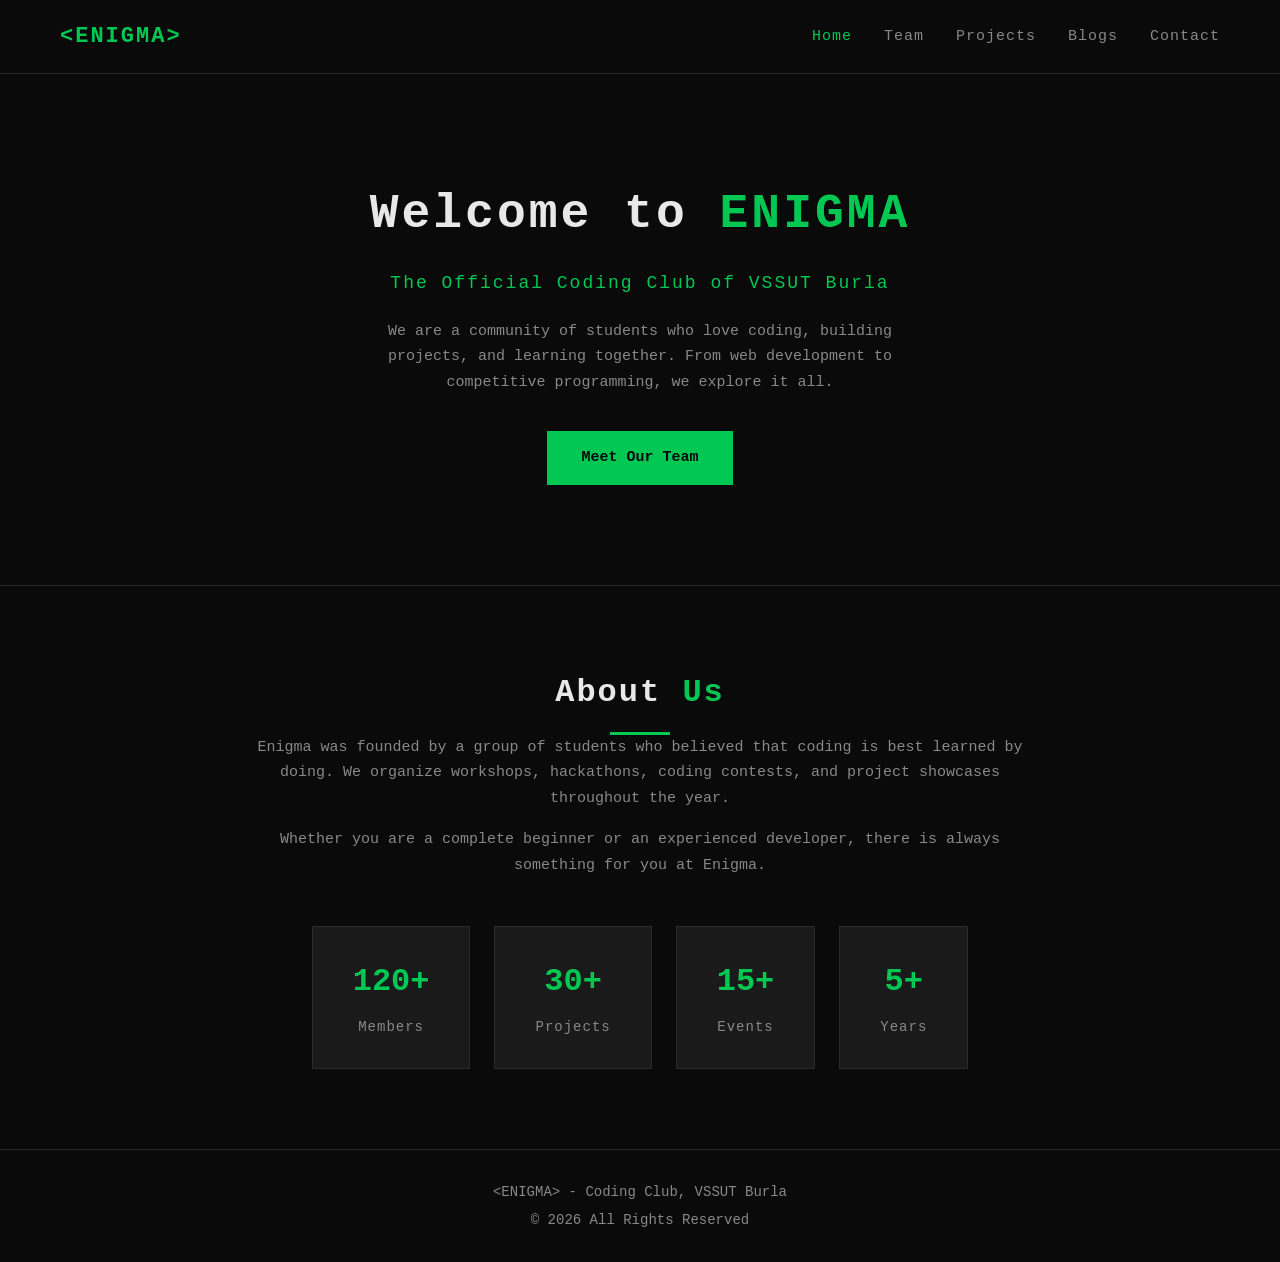
<file: Domain/Web Development/Task/SwostidipaPattanayak_CSE(AIML)_2402081035/index.html>
<!DOCTYPE html>
<html lang="en">

<head>
    <meta charset="UTF-8">
    <meta name="viewport" content="width=device-width, initial-scale=1.0">
    <title>Enigma - Home</title>
    <link rel="stylesheet" href="style.css">
</head>

<body>

    <!-- NAVIGATION BAR -->
    <nav class="navbar">
        <div class="nav-logo">
            &lt;ENIGMA&gt;
        </div>

        <ul class="nav-links">
            <li><a href="index.html" class="active">Home</a></li>
            <li><a href="team.html">Team</a></li>
            <li><a href="projects.html">Projects</a></li>
            <li><a href="blogs.html">Blogs</a></li>
            <li><a href="contact.html">Contact</a></li>
        </ul>
    </nav>

    <section class="hero">
        <h1 class="hero-title">Welcome to <span class="green-text">ENIGMA</span></h1>
        <p class="hero-subtitle">The Official Coding Club of VSSUT Burla</p>
        <p class="hero-desc">
            We are a community of students who love coding, building projects,
            and learning together. From web development to competitive programming,
            we explore it all.
        </p>
        <a href="team.html" class="btn">Meet Our Team</a>
    </section>


    <!-- ABOUT SECTION -->
    <section class="about-section">
        <h2 class="section-title">About <span class="green-text">Us</span></h2>

        <div class="title-underline"></div>

        <p class="about-text">
            Enigma was founded by a group of students who believed that coding
            is best learned by doing. We organize workshops, hackathons,
            coding contests, and project showcases throughout the year.
        </p>

        <p class="about-text">
            Whether you are a complete beginner or an experienced developer,
            there is always something for you at Enigma.
        </p>

        <div class="stats-row">
            <div class="stat-box">
                <h3 class="stat-number">120+</h3>
                <p class="stat-label">Members</p>
            </div>

            <div class="stat-box">
                <h3 class="stat-number">30+</h3>
                <p class="stat-label">Projects</p>
            </div>

            <div class="stat-box">
                <h3 class="stat-number">15+</h3>
                <p class="stat-label">Events</p>
            </div>

            <div class="stat-box">
                <h3 class="stat-number">5+</h3>
                <p class="stat-label">Years</p>
            </div>
        </div>
    </section>


    <!-- FOOTER -->
    <footer class="footer">
        <p>&lt;ENIGMA&gt; - Coding Club, VSSUT Burla</p>
        <p>© 2026 All Rights Reserved</p>
    </footer>

    <script src="script.js"></script>

</body>
</html>
</file>
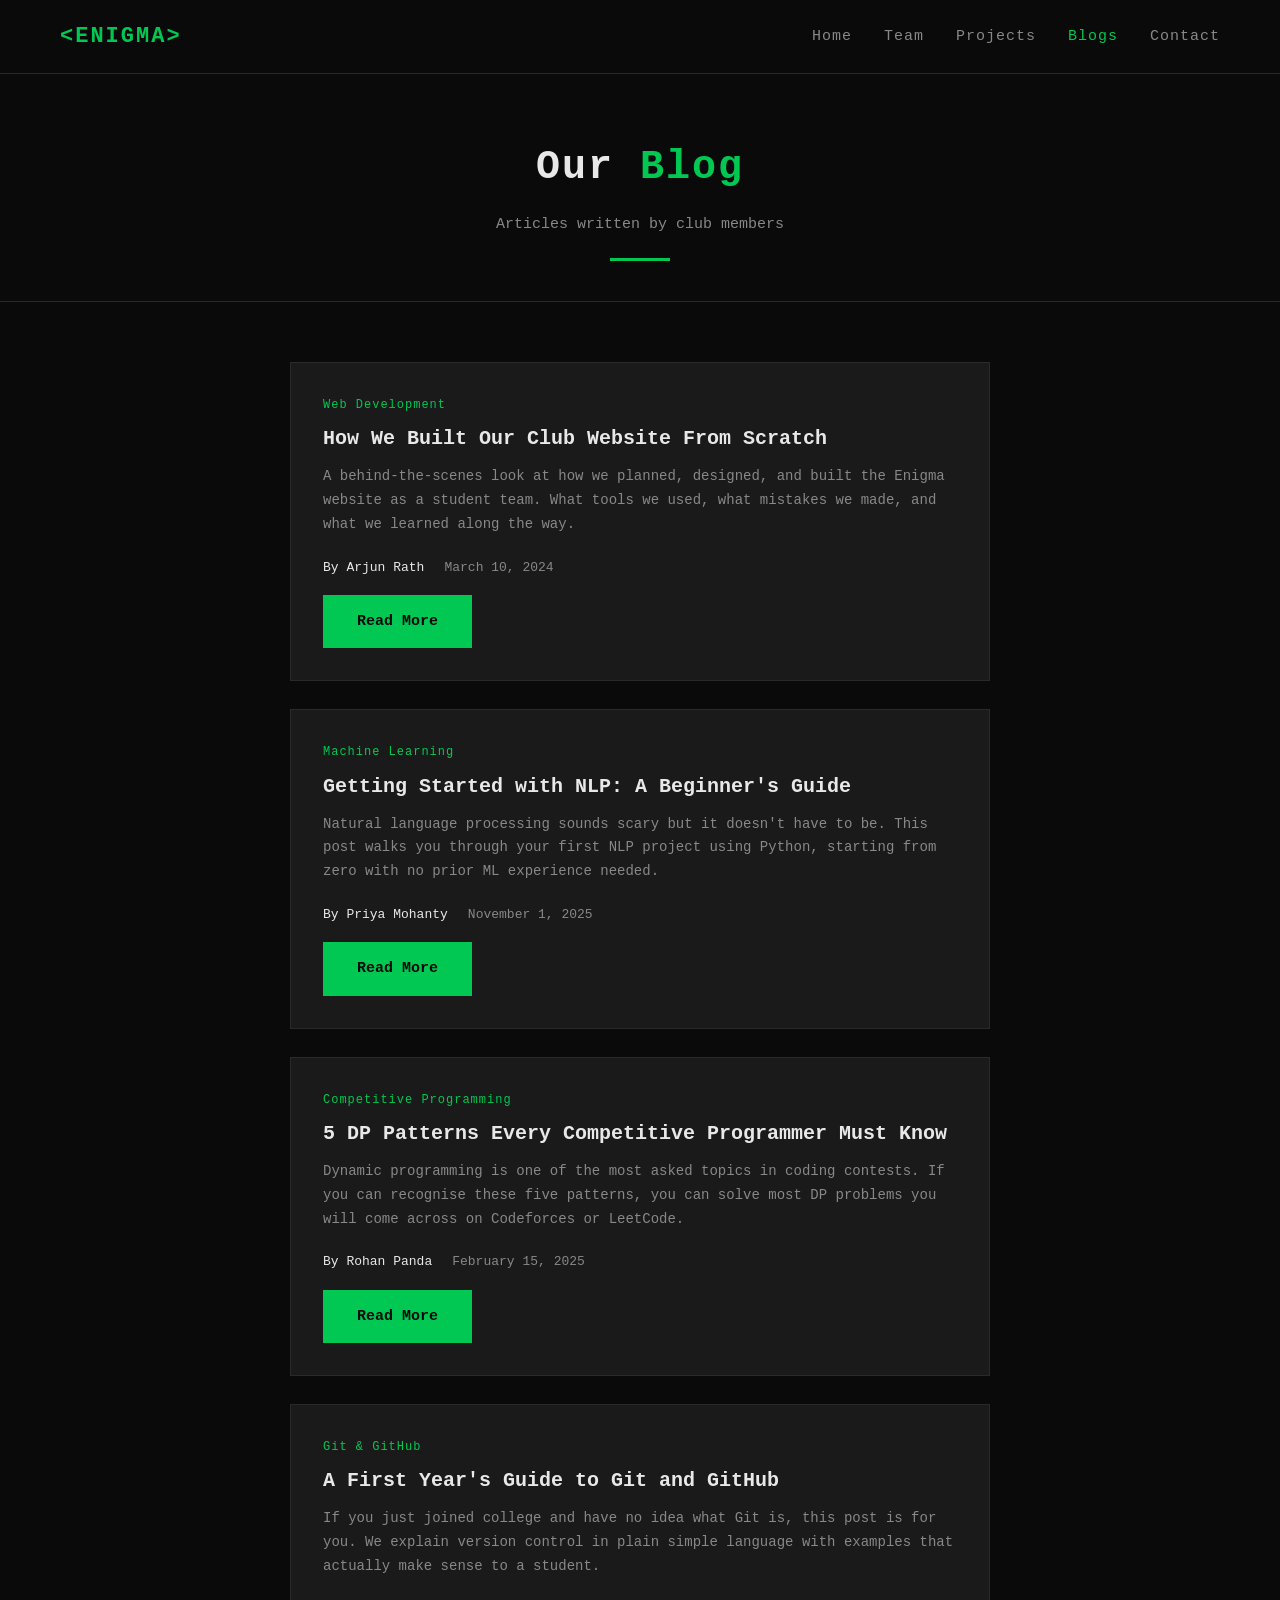
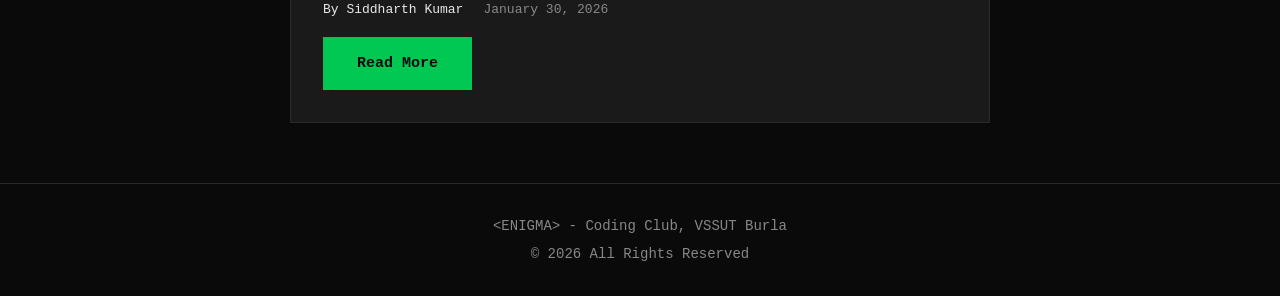
<file: Domain/Web Development/Task/SwostidipaPattanayak_CSE(AIML)_2402081035/blogs.html>
<!DOCTYPE html>
<html lang="en">

<head>
    <meta charset="UTF-8">
    <meta name="viewport" content="width=device-width, initial-scale=1.0">
    <title>Enigma - Blogs</title>
    <link rel="stylesheet" href="style.css">
</head>

<body>

    <!-- NAVBAR -->
    <nav class="navbar">
        <div class="nav-logo">
            &lt;ENIGMA&gt;
        </div>

        <ul class="nav-links">
            <li><a href="index.html">Home</a></li>
            <li><a href="team.html">Team</a></li>
            <li><a href="projects.html">Projects</a></li>
            <li><a href="blogs.html" class="active">Blogs</a></li>
            <li><a href="contact.html">Contact</a></li>
        </ul>
    </nav>


    <!-- PAGE HEADER -->
    <div class="page-header">
        <h1>Our <span class="green-text">Blog</span></h1>
        <p>Articles written by club members</p>
        <div class="title-underline"></div>
    </div>


    <!-- BLOGS SECTION -->
    <section class="blogs-section">

        <div class="blog-card">
            <p class="blog-category">Web Development</p>
            <h3 class="blog-title">How We Built Our Club Website From Scratch</h3>
            <p class="blog-excerpt">
                A behind-the-scenes look at how we planned, designed, and built
                the Enigma website as a student team. What tools we used, what
                mistakes we made, and what we learned along the way.
            </p>
            <div class="blog-footer">
                <span class="blog-author">By Arjun Rath</span>
                <span class="blog-date">March 10, 2024</span>
            </div>
            <a href="#" class="btn">Read More</a>
        </div>

        <div class="blog-card">
            <p class="blog-category">Machine Learning</p>
            <h3 class="blog-title">Getting Started with NLP: A Beginner's Guide</h3>
            <p class="blog-excerpt">
                Natural language processing sounds scary but it doesn't have to be.
                This post walks you through your first NLP project using Python,
                starting from zero with no prior ML experience needed.
            </p>
            <!-- Added author and date for consistency -->
            <div class="blog-footer">
                <span class="blog-author">By Priya Mohanty</span>
                <span class="blog-date">November 1, 2025</span>
            </div>
            <a href="#" class="btn">Read More</a>
        </div>

        <div class="blog-card">
            <p class="blog-category">Competitive Programming</p>
            <h3 class="blog-title">5 DP Patterns Every Competitive Programmer Must Know</h3>
            <p class="blog-excerpt">
                Dynamic programming is one of the most asked topics in coding contests.
                If you can recognise these five patterns, you can solve most DP problems
                you will come across on Codeforces or LeetCode.
            </p>
            <div class="blog-footer">
                <span class="blog-author">By Rohan Panda</span>
                <span class="blog-date">February 15, 2025</span>
            </div>
            <a href="#" class="btn">Read More</a>
        </div>

        <div class="blog-card">
            <p class="blog-category">Git & GitHub</p>
            <h3 class="blog-title">A First Year's Guide to Git and GitHub</h3>
            <p class="blog-excerpt">
                If you just joined college and have no idea what Git is, this post
                is for you. We explain version control in plain simple language with
                examples that actually make sense to a student.
            </p>
            <div class="blog-footer">
                <span class="blog-author">By Siddharth Kumar</span>
                <span class="blog-date">January 30, 2026</span>
            </div>
            <a href="#" class="btn">Read More</a>
        </div>

    </section>

    <!-- FOOTER -->
    <footer class="footer">
        <p>&lt;ENIGMA&gt; - Coding Club, VSSUT Burla</p>
        <p>© 2026 All Rights Reserved</p>
    </footer>

    <script src="script.js"></script>

</body>
</html>
</file>
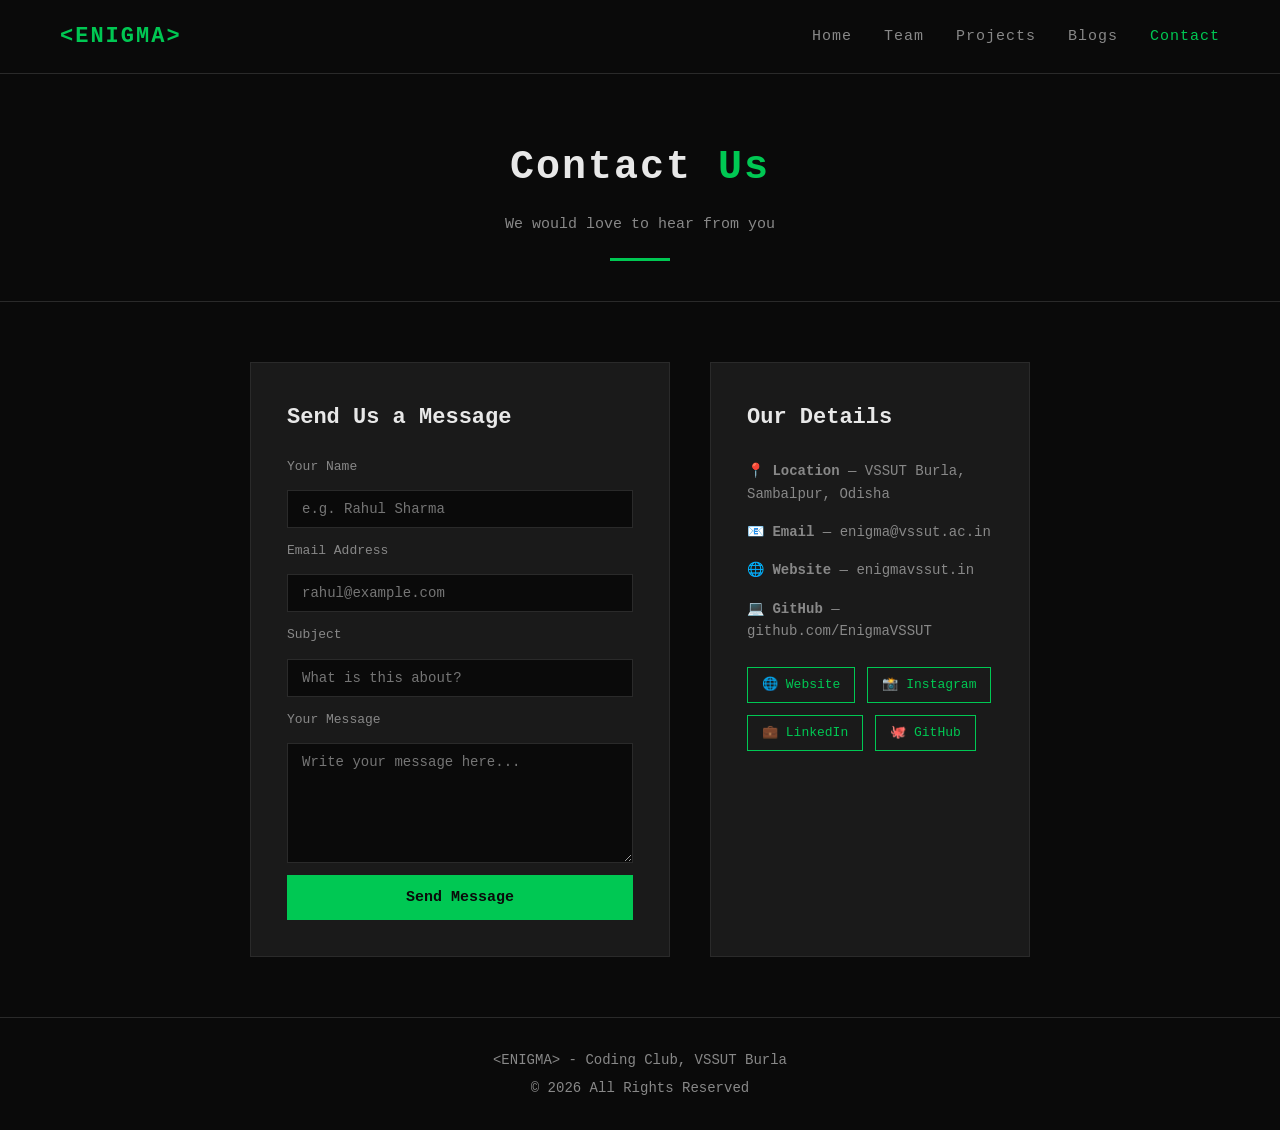
<file: Domain/Web Development/Task/SwostidipaPattanayak_CSE(AIML)_2402081035/contact.html>
<!DOCTYPE html>
<html lang="en">

<head>
    <meta charset="UTF-8">
    <meta name="viewport" content="width=device-width, initial-scale=1.0">
    <title>Enigma - Contact</title>
    <link rel="stylesheet" href="style.css">
</head>

<body>

    <!-- NAVBAR -->
    <nav class="navbar">
        <div class="nav-logo">
            &lt;ENIGMA&gt;
        </div>

        <ul class="nav-links">
            <li><a href="index.html">Home</a></li>
            <li><a href="team.html">Team</a></li>
            <li><a href="projects.html">Projects</a></li>
            <li><a href="blogs.html">Blogs</a></li>
            <li><a href="contact.html" class="active">Contact</a></li>
        </ul>
    </nav>


    <!-- PAGE HEADER -->
    <div class="page-header">
        <h1>Contact <span class="green-text">Us</span></h1>
        <p>We would love to hear from you</p>
        <div class="title-underline"></div>
    </div>


    <!-- CONTACT SECTION -->
    <section class="contact-section">

        <!-- LEFT SIDE: Contact form -->
        <div class="contact-form-box">
            <h2>Send Us a Message</h2>

            <label for="name">Your Name</label>
            <input type="text" id="name" placeholder="e.g. Rahul Sharma">

            <label for="email">Email Address</label>
            <input type="email" id="email" placeholder="rahul@example.com">

            <label for="subject">Subject</label>
            <input type="text" id="subject" placeholder="What is this about?">

            <label for="message">Your Message</label>
            <textarea id="message" placeholder="Write your message here..."></textarea>

            <button onclick="sendMessage()">Send Message</button>

            <p id="success-msg" class="success-msg">
                ✓ Message sent! We will get back to you soon.
            </p>
        </div>


        <!-- RIGHT SIDE: Club details-->
        <div class="contact-info-box">
            <h2>Our Details</h2>

            <p>📍 <strong>Location</strong> — VSSUT Burla, Sambalpur, Odisha</p>
            <p>📧 <strong>Email</strong> — enigma@vssut.ac.in</p>
            <p>🌐 <strong>Website</strong> — enigmavssut.in</p>
            <p>💻 <strong>GitHub</strong> — github.com/EnigmaVSSUT</p>

            <div class="social-links">
                <a href="https://enigmavssut.in" target="_blank" class="social-btn">🌐 Website</a>
                <a href="#" class="social-btn">📸 Instagram</a>
                <a href="#" class="social-btn">💼 LinkedIn</a>
                <a href="#" class="social-btn">🐙 GitHub</a>
            </div>
        </div>

    </section>


    <!-- FOOTER -->
    <footer class="footer">
        <p>&lt;ENIGMA&gt; - Coding Club, VSSUT Burla</p>
        <p>© 2026 All Rights Reserved</p>
    </footer>

    <script src="script.js"></script>

</body>
</html>
</file>
<file: Domain/Web Development/SmrutiRanjanBhola_CSE_139/style.css>
* {
    margin: 0;
    padding: 0;
    box-sizing: border-box;
}

.page1 {
    background-color: #0f4906;
    width: 100%;
    height: 100vh;
}

.page1 .nav {
    display: flex;
    justify-content: space-between;
    height: 12vh;

}

.page1 .nav .item {
    display: flex;
    justify-content: space-between;
    gap: 100px;
    align-items: center;
    font-size: 25px;
}

.page1 .nav .item_set1 {
    padding-left: 64px;
}

.page1 .nav .item_set2 {
    padding-right: 64px;
}

.page1 .nav .logo {
    height: 12vh;
    border-radius: 99px;
    object-fit: contain;

}

a {
    text-decoration: none;
    color: black;
}

.page1 .main {
    height: 80vh;
}

.page1 .main .we {
    display: grid;
    grid-template-columns: 25vw 25vw 30vw;
    /* justify-content: center; */
    align-items: center;
    font-size: 1.5vw;
    padding: 70px 100px 0px 100px;
}

.page1 .main .tagline {
    display: grid;
    grid-template-columns: 25vw 25vw 30vw;
    /* justify-content: center; */
    font-size: 7vw;
    align-items: start;
    line-height: 0.7;
    padding: 0px 100px 50px 100px;
}

.page1 .main .sec_part {
    display: grid;
    grid-template-columns: 10vw 60vw;
    padding: 0px 10vw;
    justify-content: center;
    align-content: center;
    margin-top: 50px;
}

.page1 .main .mn_title {
    writing-mode: vertical-rl;
    text-orientation: upright;
    font-size: 30px;
    /* justify-self: center; */
}

.page1 .main .mn_descrip {

    align-self: center;

}

.page1 .main .mn_descrip .line1 {
    justify-self: center;
    font-size: 55px;
}

.page1 .main .mn_descrip .line2 {
    justify-self: center;
    font-size: 55px;
}

.page1 .main .mn_descrip .line3 {
    justify-self: center;
    font-size: 55px;
    text-align: center;
}

.page2 {
    margin: 0;
    padding: 0;
    width: 100%;

}

.page2 .title {
    width: 100%;
    padding-left: 30px;
    font-size: 75px;
    background-color: aqua;
    box-sizing: border-box;
}

.page2 .desc {
    width: 90vw;
    background-color: rgb(200, 72, 72);
    margin-left: 30px;
    padding-top: 30px;
    font-size: 35px;
}

.page2 .pgfooter {
    display: flex;
    justify-content: space-around;
    margin-top: 35px;
}

.page2 .pgfooter .box {
    font-size: 20px;
}

.page2 .pgfooter .box .signature {
    padding: 0px 60px;
}

/* .page3 {
    position: relative;
} */

.page3 .title {
    font-size: 35px;
    margin-top: 20px;
    display: flex;
    justify-content: center;
    position: relative;
    top: 20px;
}

.page3 .grid {
    width: 100%;
    display: grid;
    grid-template-columns: 1fr 1fr 1fr 1fr;
    gap: 20px;
    position: relative;
    top: 30px;
    padding: 40px;

}

.page3 svg {
    width: 50px;
    height: 50px;
}

.page3 .card {
    border: 2px solid black;
    border-radius: 5%;
    background-color: aliceblue;
    padding-inline: 20px;
    padding-block: 10px;
}

.page3 .card .dname {
    font-size: 20px;
}

.page3 .card:hover {
    background-color: rgb(3, 62, 22);
    cursor: pointer;
    color: aliceblue;
    animation: hoverdomain 0.3s linear 1 forwards;
}
@keyframes hoverdomain {
    to{
        transform: scale(120%);
    }
}
.page4 .title{
    display: flex;
    justify-content: center;
    font-size: 55px;
    font-weight: 900;
}

.carousel {
    width: 99vw;
    height: 92vh;
    overflow: hidden;
    position: relative;
}

.carousel .list .item {
    position: absolute;
    inset: 0 0 0 0;
}

.carousel .list .item img {
    width: 100%;
    height: 100%;
    object-fit: cover;
}

.carousel .list .item .content {
    position: absolute;
    top: 20%;
    left: 5%;

}

.carousel .list .item .content .desig {
    font-size: 35px;
    font-weight: 600;
    letter-spacing: 10px;
    -webkit-text-stroke: 1.5px rgb(8 154 19);
    color: rgb(29 59 37);
}

.carousel .list .item .content .name {
    font-size: 100px;
    font-weight: 500;
    letter-spacing: 5px;
}

.carousel .list .item .content .who {
    font-size: 20px;
    font-weight: 100px;
    letter-spacing: 5px;

}

.thumbnail {
    position: absolute;
    bottom: 50px;
    left: 50%;
    width: max-content;
    z-index: 100;
    display: flex;
    gap: 20px;
}

.thumbnail .item {
    width: 150px;
    height: 220px;
    position: relative;

}

.thumbnail .item img {
    width: 100%;
    height: 100%;
    object-fit: cover;
    border-radius: 20px;
}

.thumbnail .item .content {
    position: absolute;
    bottom: 10px;
    left: 10px;
    right: 10px;
    font-weight: 700;
    color: white;
    -webkit-text-stroke: 0.3px rgb(0, 0, 0);
}

.arrows {
    position: absolute;
    bottom: 5px;
    right: 10%;
    width: 300px;
    gap: 10px;
    z-index: 100;
}

.arrows button {
    width: 40px;
    height: 40px;
    border-radius: 50%;
    border: none;
    background-color: #ffffff6e;
    color: white;
    font-size: large;
    transition: 0.5s;

}

.arrows button:hover {
    background-color: white;
    color: black;
}

.carousel .list .item:nth-child(1) {
    z-index: 1;
}

@keyframes showcontent {
    to {
        opacity: 1;
        filter: blur(0);
        transform: translateY(0);
    }
}

.carousel .list .item .content .desig,
.carousel .list .item .content .name,
.carousel .list .item .content .who {
    transform: translateY(30px);
    filter: blur(20px);
    opacity: 0;
    /* animation: name duration timing-function delay iteration-count direction fill-mode; */
    animation: showcontent 0.5s linear 1s 1 forwards;
}

.carousel .list .item .content .desig {
    animation-delay: 1.2s;
}

.carousel .list .item .content .name {
    animation-delay: 1.4s;
}

.carousel .list .item .content .who {
    animation-delay: 1.6s;
}

/* next click effect */
.carousel.next .list .item:nth-child(1) img {
    width: 150px;
    height: 220px;
    border-radius: 20px;
    position: absolute;
    bottom: 50px;
    left: 50%;
    animation: nextani .5s linear 1 forwards;
}

@keyframes nextani {
    to {
        width: 100%;
        height: 100%;
        left: 0;
        bottom: 0;
        border-radius: 0;
    }
}


.carousel.next .thumbnail {
    transform: translateX(150px);
    animation: movethumbnai .5s linear 1 forwards;
}

@keyframes movethumbnai {
    to {
        transform: translateX(0);
    }
}

.carousel.next .list .item .content .desig,
.carousel.next .list .item .content .name,
.carousel.next .list .item .content .who {
    transform: translateY(30px);
    filter: blur(20px);
    opacity: 0;
    /* animation: name duration timing-function delay iteration-count direction fill-mode; */
    animation: showcontent 0.5s linear 1s 1 forwards;
}

.carousel.next .list .item .content .desig {
    animation-delay: 1.2s;
}

.carousel.next .list .item .content .name {
    animation-delay: 1.4s;
}

.carousel.next .list .item .content .who {
    animation-delay: 1.6s;
}

/* prev click animation */

.carousel.prev .list .item:nth-child(2) {
    z-index: 2;
}

.carousel.prev .list .item:nth-child(2) img {
    position: absolute;
    left: 0;
    bottom: 0;
    animation: prevani 0.5s linear 1 forwards;
}

@keyframes prevani {
    to {
        width: 150px;
        height: 220px;
        bottom: 50px;
        left: 50%;
        border-radius: 20px;
    }

}
.carousel.prev .thumbnail .item:nth-child(1) {
    width: 0;
    overflow: hidden;
    /* opacity: 0; */
    animation: showthumbnail .5s linear 1 forwards;
}

@keyframes showthumbnail {
    to {
        width: 150px;
    }

}
.carousel.prev .list .item:nth-child(2) .desig,
.carousel.prev .list .item:nth-child(2) .name,
.carousel.prev .list .item:nth-child(2) .who{
    animation: contentout 1.5s linear 1 forwards;
}
@keyframes contentout {
    to{
        transform: rotate('60');
        transform: translateY(-150px);
        filter: blur(20px);
        opacity: 0;
    }
}
.carousel.next .arrows button,
.carousel.prev .arrows button{
    pointer-events: none;
}
.page5 .title{
    display: flex;
    justify-content: center;
    font-size: 55px;
    font-weight: 900;
}
.page5 .proGrid{
    padding: 10px;
    display: grid;
    width: 100%;
    height: 72%;
    gap: 50px;
    grid-template-columns: 1fr 1fr 1fr;
    
}
.page5 .proGrid img{
    width: 100%;
    height: 50%;
    object-fit: contain;
}
.page5 .proGrid .pro .project{
    font-size: 35px;
    display: flex;
    justify-content: space-between;
}
.page5 .proGrid .pro{
    width: fit-content;
}
.page6 .title{
    display: flex;
    justify-content: center;
    font-size: 55px;
    font-weight: 900;
}
.page6 .blogcontainer{
    display: grid;
    grid-template-columns: 1fr 1fr 1fr;
    width: 100%;
    height: 72%;
    padding: 10px;
    gap: 50px;
}

.page6 .blogcontainer .blog img{
    width: 300px;
    height: 300px;
    
    object-fit: cover;
    
    margin: auto;
}
.page6 .blogcontainer .blog{
    justify-items: center;
    align-items: center;
    width: fit-content;
}
.page7 .title{
    display: flex;
    justify-content: center;
    font-size: 55px;
    font-weight: 900;
}
.page7 .container .leftpart .desc{
    font-size: 35px;

}
.page7 .container {
    display: flex;
    
    
    padding-inline: 50px;
    gap: 220px;
}
.page7 .container .leftpart .form label{
    font-size: 20px;
}
.page7 .container .leftpart .form textarea{
    width: 500px;
    height: 100px;
}
</file>
<file: Domain/Web Development/Task/Mantu-Behera-frontend-bloomers-151/style.css>
/* ─────────────────────────────────────────
   ENIGMA CODING CLUB — STYLESHEET
   Theme: Cyberpunk Terminal / Dark Hacker
   ───────────────────────────────────────── */

/* ── RESET & ROOT ── */
*, *::before, *::after { box-sizing: border-box; margin: 0; padding: 0; }

:root {
  --bg:       #050a0e;
  --bg2:      #080f14;
  --bg3:      #0d1a22;
  --accent:   #00ffe0;
  --accent2:  #00b3ff;
  --accent3:  #ff2d6b;
  --green:    #39ff14;
  --text:     #c8e0ea;
  --text-dim: #4a6b7a;
  --border:   #0e2a38;
  --glow:     0 0 20px rgba(0,255,224,0.35);
  --glow2:    0 0 40px rgba(0,255,224,0.15);
  --font-mono: 'Share Tech Mono', monospace;
  --font-display: 'Orbitron', sans-serif;
  --font-body: 'Rajdhani', sans-serif;
}

html { scroll-behavior: smooth; }

body {
  background: var(--bg);
  color: var(--text);
  font-family: var(--font-body);
  font-size: 16px;
  line-height: 1.6;
  overflow-x: hidden;
  cursor: none;
}

/* ── SCROLLBAR ── */
::-webkit-scrollbar { width: 4px; }
::-webkit-scrollbar-track { background: var(--bg); }
::-webkit-scrollbar-thumb { background: var(--accent); border-radius: 2px; }

/* ── CURSOR ── */
.cursor {
  width: 10px; height: 10px;
  border: 2px solid var(--accent);
  border-radius: 50%;
  position: fixed; top: 0; left: 0;
  pointer-events: none;
  z-index: 9999;
  transform: translate(-50%, -50%);
  transition: transform 0.1s, width 0.2s, height 0.2s, border-color 0.2s;
  mix-blend-mode: screen;
}
.cursor-trail {
  width: 30px; height: 30px;
  border: 1px solid rgba(0,255,224,0.3);
  border-radius: 50%;
  position: fixed; top: 0; left: 0;
  pointer-events: none;
  z-index: 9998;
  transform: translate(-50%, -50%);
  transition: transform 0.15s ease-out, opacity 0.3s;
  mix-blend-mode: screen;
}
body:has(a:hover) .cursor,
body:has(button:hover) .cursor { width: 20px; height: 20px; border-color: var(--accent3); }

/* ── SCANLINES ── */
.scanlines {
  position: fixed; inset: 0;
  background: repeating-linear-gradient(
    0deg,
    transparent,
    transparent 2px,
    rgba(0,0,0,0.08) 2px,
    rgba(0,0,0,0.08) 4px
  );
  pointer-events: none;
  z-index: 9990;
}

/* ── MATRIX CANVAS ── */
#matrixCanvas {
  position: fixed; inset: 0;
  z-index: 0;
  opacity: 0.06;
  pointer-events: none;
}

/* ── NAVBAR ── */
.navbar {
  position: fixed; top: 0; left: 0; right: 0;
  z-index: 1000;
  display: flex; align-items: center;
  padding: 0 5%;
  height: 70px;
  background: rgba(5,10,14,0.85);
  backdrop-filter: blur(12px);
  border-bottom: 1px solid var(--border);
  transition: border-color 0.3s;
}
.navbar.scrolled { border-color: var(--accent); box-shadow: 0 0 20px rgba(0,255,224,0.1); }

.nav-logo {
  font-family: var(--font-display);
  font-size: 1.4rem;
  font-weight: 900;
  color: #fff;
  letter-spacing: 3px;
  margin-right: auto;
}
.logo-bracket { color: var(--accent); }

.nav-links {
  display: flex; gap: 2.5rem;
  list-style: none;
}
.nav-link {
  font-family: var(--font-mono);
  font-size: 0.8rem;
  color: var(--text-dim);
  text-decoration: none;
  letter-spacing: 2px;
  text-transform: uppercase;
  transition: color 0.2s;
  position: relative;
}
.nav-link::after {
  content: '';
  position: absolute; bottom: -4px; left: 0; right: 0;
  height: 1px; background: var(--accent);
  transform: scaleX(0);
  transition: transform 0.2s;
}
.nav-link:hover { color: var(--accent); }
.nav-link:hover::after { transform: scaleX(1); }

.nav-join { margin-left: 2rem; }

.hamburger { display: none; flex-direction: column; gap: 5px; cursor: pointer; margin-left: 1rem; }
.hamburger span { width: 24px; height: 2px; background: var(--accent); transition: 0.3s; }
.hamburger.open span:nth-child(1) { transform: rotate(45deg) translate(5px, 5px); }
.hamburger.open span:nth-child(2) { opacity: 0; }
.hamburger.open span:nth-child(3) { transform: rotate(-45deg) translate(5px, -5px); }

/* ── BUTTONS ── */
.join-btn {
  font-family: var(--font-mono);
  font-size: 0.75rem;
  letter-spacing: 2px;
  color: var(--bg);
  background: var(--accent);
  border: none;
  padding: 10px 22px;
  cursor: none;
  position: relative;
  overflow: hidden;
  transition: box-shadow 0.2s, transform 0.15s;
  clip-path: polygon(8px 0%, 100% 0%, calc(100% - 8px) 100%, 0% 100%);
}
.join-btn::before {
  content: '';
  position: absolute; inset: 0;
  background: var(--accent2);
  transform: translateX(-100%);
  transition: transform 0.3s;
}
.join-btn:hover { box-shadow: var(--glow); transform: translateY(-2px); }
.join-btn:hover::before { transform: translateX(0); }
.join-btn span { position: relative; z-index: 1; }
.join-btn.small { padding: 7px 16px; font-size: 0.7rem; }
.join-btn.full-width { width: 100%; padding: 14px; font-size: 0.85rem; margin-top: 1rem; }

.outline-btn {
  font-family: var(--font-mono);
  font-size: 0.75rem;
  letter-spacing: 2px;
  color: var(--accent);
  background: transparent;
  border: 1px solid var(--accent);
  padding: 10px 22px;
  cursor: none;
  transition: background 0.2s, color 0.2s;
  clip-path: polygon(8px 0%, 100% 0%, calc(100% - 8px) 100%, 0% 100%);
}
.outline-btn:hover { background: rgba(0,255,224,0.1); }
.outline-btn.small { padding: 7px 16px; font-size: 0.7rem; }

/* ── HERO ── */
.hero {
  position: relative;
  min-height: 100vh;
  display: grid;
  grid-template-columns: 1fr 1fr;
  align-items: center;
  padding: 100px 5% 60px;
  gap: 4rem;
  z-index: 1;
}
.hero::before {
  content: '';
  position: absolute; inset: 0;
  background: radial-gradient(ellipse 60% 60% at 20% 50%, rgba(0,255,224,0.05) 0%, transparent 70%),
              radial-gradient(ellipse 40% 40% at 80% 80%, rgba(0,179,255,0.04) 0%, transparent 60%);
  pointer-events: none;
}

.hero-tag {
  font-family: var(--font-mono);
  font-size: 0.75rem;
  color: var(--accent);
  letter-spacing: 3px;
  margin-bottom: 1rem;
  opacity: 0.8;
}
.hero-title {
  font-family: var(--font-display);
  font-size: clamp(3.5rem, 8vw, 7rem);
  font-weight: 900;
  line-height: 0.95;
  letter-spacing: 4px;
  margin-bottom: 0.5rem;
}
.hero-sub {
  font-family: var(--font-mono);
  font-size: 1rem;
  letter-spacing: 8px;
  color: var(--accent);
  margin-bottom: 1.5rem;
  padding-left: 4px;
}
.hero-desc {
  font-size: 1.05rem;
  color: var(--text-dim);
  line-height: 1.7;
  margin-bottom: 2.5rem;
  max-width: 480px;
}

/* Glitch effect */
.glitch {
  position: relative;
  color: #fff;
  text-shadow: 0 0 30px rgba(0,255,224,0.4);
}
.glitch::before, .glitch::after {
  content: attr(data-text);
  position: absolute;
  top: 0; left: 0;
  width: 100%;
}
.glitch::before {
  color: var(--accent3);
  animation: glitch1 3.5s infinite;
  clip-path: polygon(0 30%, 100% 30%, 100% 50%, 0 50%);
  opacity: 0.8;
}
.glitch::after {
  color: var(--accent2);
  animation: glitch2 3.5s infinite;
  clip-path: polygon(0 60%, 100% 60%, 100% 80%, 0 80%);
  opacity: 0.8;
}
@keyframes glitch1 {
  0%, 90%, 100% { transform: none; opacity: 0; }
  91% { transform: translate(-3px, 1px) skewX(-5deg); opacity: 0.9; }
  93% { transform: translate(3px, -1px) skewX(5deg); opacity: 0.9; }
  95% { transform: none; opacity: 0; }
}
@keyframes glitch2 {
  0%, 85%, 100% { transform: none; opacity: 0; }
  86% { transform: translate(3px, 2px); opacity: 0.9; }
  88% { transform: translate(-3px, -1px); opacity: 0.9; }
  90% { transform: none; opacity: 0; }
}

.hero-stats {
  display: flex; align-items: center; gap: 2rem;
  margin-bottom: 2.5rem;
}
.stat { display: flex; flex-direction: column; }
.stat-num {
  font-family: var(--font-display);
  font-size: 2rem;
  font-weight: 700;
  color: var(--accent);
  line-height: 1;
}
.stat-label {
  font-family: var(--font-mono);
  font-size: 0.65rem;
  letter-spacing: 2px;
  color: var(--text-dim);
  margin-top: 4px;
}
.stat-divider { color: var(--border); font-size: 2rem; }

.hero-btns { display: flex; gap: 1rem; flex-wrap: wrap; }

/* Terminal */
.hero-terminal {
  background: var(--bg2);
  border: 1px solid var(--border);
  border-radius: 4px;
  overflow: hidden;
  box-shadow: var(--glow2), inset 0 0 40px rgba(0,0,0,0.3);
  position: relative;
}
.hero-terminal::before {
  content: '';
  position: absolute; top: 0; left: 0; right: 0;
  height: 1px;
  background: linear-gradient(90deg, transparent, var(--accent), transparent);
}
.terminal-header {
  display: flex; align-items: center; gap: 6px;
  padding: 12px 16px;
  background: var(--bg3);
  border-bottom: 1px solid var(--border);
}
.t-dot { width: 12px; height: 12px; border-radius: 50%; }
.t-dot.red { background: #ff5f56; }
.t-dot.yellow { background: #ffbd2e; }
.t-dot.green { background: #27c93f; }
.t-title {
  margin-left: auto; margin-right: auto;
  font-family: var(--font-mono);
  font-size: 0.7rem;
  color: var(--text-dim);
  letter-spacing: 2px;
}
.terminal-body {
  padding: 1.5rem;
  font-family: var(--font-mono);
  font-size: 0.82rem;
  color: var(--green);
  min-height: 280px;
  line-height: 1.8;
}
.t-line { margin-bottom: 2px; }
.t-prompt { color: var(--accent); }
.t-cmd { color: #fff; }
.t-output { color: var(--text-dim); padding-left: 1rem; }
.t-cursor {
  display: inline-block;
  width: 8px; height: 14px;
  background: var(--accent);
  vertical-align: middle;
  animation: blink 1s step-end infinite;
}
@keyframes blink { 50% { opacity: 0; } }

/* ── SECTIONS ── */
.section {
  position: relative;
  padding: 100px 5%;
  z-index: 1;
}
.section:nth-child(even) { background: var(--bg2); }

.section-header {
  margin-bottom: 4rem;
}
.section-tag {
  font-family: var(--font-mono);
  font-size: 0.75rem;
  color: var(--accent);
  letter-spacing: 3px;
  display: block;
  margin-bottom: 0.5rem;
}
.section-title {
  font-family: var(--font-display);
  font-size: clamp(1.8rem, 4vw, 2.8rem);
  font-weight: 900;
  letter-spacing: 4px;
  color: #fff;
  display: inline-block;
}
.section-line {
  height: 2px;
  width: 80px;
  background: linear-gradient(90deg, var(--accent), transparent);
  margin-top: 1rem;
}

/* ── ABOUT ── */
.about-grid {
  display: grid; grid-template-columns: 1fr 1fr;
  gap: 4rem; align-items: center;
}
.about-text p {
  font-size: 1.05rem;
  color: var(--text);
  line-height: 1.8;
  margin-bottom: 1.5rem;
}
.highlight {
  color: var(--accent);
  font-weight: 700;
  letter-spacing: 1px;
}
.about-features { display: flex; flex-direction: column; gap: 0.75rem; }
.feature-item {
  font-family: var(--font-mono);
  font-size: 0.85rem;
  color: var(--text-dim);
  display: flex; align-items: center; gap: 10px;
}
.feat-icon { color: var(--accent); font-size: 0.7rem; }

/* Hex grid */
.hex-grid {
  display: grid; grid-template-columns: repeat(3, 1fr);
  gap: 12px;
}
.hex {
  aspect-ratio: 1;
  background: var(--bg3);
  border: 1px solid var(--border);
  display: flex; align-items: center; justify-content: center;
  font-family: var(--font-display);
  font-size: 0.7rem;
  font-weight: 700;
  letter-spacing: 2px;
  color: var(--text-dim);
  clip-path: polygon(15% 0%, 85% 0%, 100% 15%, 100% 85%, 85% 100%, 15% 100%, 0% 85%, 0% 15%);
  transition: all 0.3s;
}
.hex.active {
  background: rgba(0,255,224,0.08);
  border-color: var(--accent);
  color: var(--accent);
  box-shadow: var(--glow);
}
.hex:hover {
  background: rgba(0,255,224,0.12);
  border-color: var(--accent);
  color: var(--accent);
  transform: scale(1.05);
}

/* ── DOMAINS ── */
.domains-grid {
  display: grid;
  grid-template-columns: repeat(auto-fit, minmax(300px, 1fr));
  gap: 1.5rem;
}
.domain-card {
  background: var(--bg3);
  border: 1px solid var(--border);
  padding: 2rem;
  position: relative;
  overflow: hidden;
  transition: border-color 0.3s, transform 0.3s, box-shadow 0.3s;
  cursor: none;
}
.domain-card::before {
  content: '';
  position: absolute; top: 0; left: 0; right: 0;
  height: 2px;
  background: linear-gradient(90deg, var(--accent), var(--accent2));
  transform: scaleX(0);
  transform-origin: left;
  transition: transform 0.4s;
}
.domain-card:hover {
  border-color: rgba(0,255,224,0.4);
  transform: translateY(-6px);
  box-shadow: 0 20px 40px rgba(0,0,0,0.4), var(--glow2);
}
.domain-card:hover::before { transform: scaleX(1); }
.domain-card.featured { border-color: rgba(255,45,107,0.4); }
.domain-card.featured::before { background: linear-gradient(90deg, var(--accent3), var(--accent)); }

.card-glow {
  position: absolute; inset: 0;
  background: radial-gradient(ellipse 80% 80% at 50% 0%, rgba(0,255,224,0.04), transparent 70%);
  pointer-events: none;
}
.card-icon {
  font-size: 2.5rem;
  margin-bottom: 0.75rem;
  display: block;
  filter: drop-shadow(0 0 8px rgba(0,255,224,0.4));
}
.card-code {
  position: absolute; top: 1.5rem; right: 1.5rem;
  font-family: var(--font-mono);
  font-size: 0.65rem;
  color: var(--border);
  letter-spacing: 2px;
}
.domain-card h3 {
  font-family: var(--font-display);
  font-size: 1rem;
  letter-spacing: 2px;
  color: #fff;
  margin-bottom: 0.75rem;
}
.domain-card p {
  font-size: 0.9rem;
  color: var(--text-dim);
  line-height: 1.7;
  margin-bottom: 1.25rem;
}
.card-tags { display: flex; gap: 0.5rem; flex-wrap: wrap; margin-bottom: 1.25rem; }
.card-tags span {
  font-family: var(--font-mono);
  font-size: 0.65rem;
  letter-spacing: 1px;
  color: var(--accent);
  border: 1px solid rgba(0,255,224,0.3);
  padding: 3px 8px;
  background: rgba(0,255,224,0.05);
}
.card-line {
  height: 1px;
  background: linear-gradient(90deg, var(--accent), transparent);
  opacity: 0;
  transition: opacity 0.3s;
}
.domain-card:hover .card-line { opacity: 1; }

/* ── EVENTS ── */
.events-list { display: flex; flex-direction: column; gap: 1rem; }
.event-item {
  display: grid;
  grid-template-columns: auto 1fr auto;
  align-items: center;
  gap: 1.5rem;
  background: var(--bg3);
  border: 1px solid var(--border);
  padding: 1.5rem 2rem;
  position: relative;
  transition: border-color 0.3s;
  overflow: hidden;
}
.event-item::before {
  content: '';
  position: absolute; left: 0; top: 0; bottom: 0;
  width: 3px;
  background: var(--accent);
}
.event-item.past::before { background: var(--text-dim); }
.event-item:hover { border-color: rgba(0,255,224,0.3); }

.event-badge {
  position: absolute; top: 0.75rem; right: 1rem;
  font-family: var(--font-mono);
  font-size: 0.6rem;
  letter-spacing: 2px;
  color: var(--bg);
  background: var(--accent);
  padding: 2px 8px;
}
.event-badge.past-badge { background: var(--text-dim); }

.event-date {
  display: flex; flex-direction: column; align-items: center;
  padding-right: 1.5rem;
  border-right: 1px solid var(--border);
}
.e-day {
  font-family: var(--font-display);
  font-size: 2rem;
  font-weight: 700;
  color: var(--accent);
  line-height: 1;
}
.e-month {
  font-family: var(--font-mono);
  font-size: 0.65rem;
  color: var(--text-dim);
  letter-spacing: 2px;
}
.event-info h3 {
  font-family: var(--font-display);
  font-size: 1rem;
  letter-spacing: 2px;
  color: #fff;
  margin-bottom: 0.3rem;
}
.event-info p { font-size: 0.9rem; color: var(--text-dim); margin-bottom: 0.75rem; }
.event-meta { display: flex; gap: 1rem; flex-wrap: wrap; }
.event-meta span {
  font-family: var(--font-mono);
  font-size: 0.7rem;
  color: var(--text-dim);
  letter-spacing: 1px;
}

/* ── TEAM ── */
.team-grid {
  display: grid;
  grid-template-columns: repeat(auto-fit, minmax(260px, 1fr));
  gap: 1.5rem;
}
.team-card {
  background: var(--bg3);
  border: 1px solid var(--border);
  padding: 2rem;
  display: flex; flex-direction: column; align-items: center;
  text-align: center;
  position: relative;
  overflow: hidden;
  transition: border-color 0.3s, transform 0.3s;
}
.team-card:hover {
  border-color: rgba(0,255,224,0.3);
  transform: translateY(-4px);
}
.team-avatar {
  width: 72px; height: 72px;
  border: 2px solid var(--accent);
  border-radius: 50%;
  display: flex; align-items: center; justify-content: center;
  font-family: var(--font-display);
  font-size: 1.2rem;
  color: var(--accent);
  margin-bottom: 1rem;
  box-shadow: 0 0 20px rgba(0,255,224,0.2);
  background: rgba(0,255,224,0.05);
}
.team-info h4 {
  font-family: var(--font-display);
  font-size: 0.9rem;
  letter-spacing: 2px;
  color: #fff;
  margin-bottom: 0.25rem;
}
.team-role {
  font-family: var(--font-mono);
  font-size: 0.7rem;
  color: var(--accent);
  letter-spacing: 2px;
  display: block;
  margin-bottom: 0.75rem;
}
.team-info p { font-size: 0.85rem; color: var(--text-dim); line-height: 1.6; }
.team-domain {
  margin-top: 1.25rem;
  font-family: var(--font-mono);
  font-size: 0.65rem;
  color: var(--bg);
  background: var(--accent);
  padding: 3px 10px;
  letter-spacing: 1px;
}

/* ── JOIN ── */
.join-container {
  display: grid; grid-template-columns: 1fr 1.2fr;
  gap: 4rem; align-items: start;
}
.join-text > p {
  font-size: 1.05rem;
  color: var(--text-dim);
  margin-bottom: 2rem;
  line-height: 1.7;
}
.join-perks { display: flex; flex-direction: column; gap: 1rem; }
.perk {
  display: flex; align-items: center; gap: 1rem;
  font-size: 0.9rem;
  color: var(--text);
}
.perk-icon { font-size: 1.2rem; }

.join-form {
  background: var(--bg3);
  border: 1px solid var(--border);
  padding: 2.5rem;
}
.form-group {
  margin-bottom: 1.5rem;
}
.form-group label {
  font-family: var(--font-mono);
  font-size: 0.7rem;
  letter-spacing: 2px;
  color: var(--accent);
  display: block;
  margin-bottom: 0.5rem;
}
.form-group input,
.form-group select,
.form-group textarea {
  width: 100%;
  background: var(--bg2);
  border: 1px solid var(--border);
  color: var(--text);
  font-family: var(--font-mono);
  font-size: 0.85rem;
  padding: 10px 14px;
  outline: none;
  transition: border-color 0.2s, box-shadow 0.2s;
  resize: none;
}
.form-group input:focus,
.form-group select:focus,
.form-group textarea:focus {
  border-color: var(--accent);
  box-shadow: 0 0 10px rgba(0,255,224,0.1);
}
.form-group select option { background: var(--bg3); }
.form-note {
  font-family: var(--font-mono);
  font-size: 0.7rem;
  color: var(--text-dim);
  text-align: center;
  margin-top: 1rem;
}

/* ── FOOTER ── */
.footer {
  background: var(--bg2);
  border-top: 1px solid var(--border);
  padding: 3rem 5%;
  position: relative; z-index: 1;
}
.footer-content {
  display: flex; align-items: center;
  justify-content: space-between;
  flex-wrap: wrap; gap: 2rem;
  margin-bottom: 2rem;
  padding-bottom: 2rem;
  border-bottom: 1px solid var(--border);
}
.footer-logo p {
  font-family: var(--font-mono);
  font-size: 0.7rem;
  color: var(--text-dim);
  letter-spacing: 3px;
  margin-top: 4px;
}
.footer-logo .nav-logo { font-size: 1.2rem; display: block; }

.footer-links { display: flex; gap: 2rem; flex-wrap: wrap; }
.footer-links a {
  font-family: var(--font-mono);
  font-size: 0.75rem;
  color: var(--text-dim);
  text-decoration: none;
  letter-spacing: 2px;
  transition: color 0.2s;
}
.footer-links a:hover { color: var(--accent); }

.footer-socials { display: flex; gap: 0.75rem; flex-wrap: wrap; }
.social-btn {
  font-family: var(--font-mono);
  font-size: 0.7rem;
  letter-spacing: 1px;
  color: var(--text-dim);
  border: 1px solid var(--border);
  padding: 6px 14px;
  text-decoration: none;
  transition: color 0.2s, border-color 0.2s;
  cursor: none;
}
.social-btn:hover { color: var(--accent); border-color: var(--accent); }

.footer-bottom {
  display: flex; justify-content: space-between; align-items: center;
  flex-wrap: wrap; gap: 1rem;
}
.footer-bottom span {
  font-family: var(--font-mono);
  font-size: 0.65rem;
  color: var(--text-dim);
  letter-spacing: 2px;
}
.footer-status { display: flex; align-items: center; gap: 8px; }
.status-dot {
  width: 8px; height: 8px;
  border-radius: 50%;
  background: var(--green);
  box-shadow: 0 0 8px var(--green);
  animation: pulse 2s ease-in-out infinite;
}
@keyframes pulse {
  0%, 100% { transform: scale(1); opacity: 1; }
  50% { transform: scale(1.3); opacity: 0.7; }
}

/* ── TOAST ── */

  .toast {
  position: fixed; bottom: 2rem; right: 2rem;
  background: var(--bg3);
  border: 1px solid var(--accent);
  box-shadow: var(--glow);
  padding: 1rem 1.5rem;
  display: flex; align-items: center; gap: 10px;
  font-family: var(--font-mono);
  font-size: 0.8rem;
  color: var(--text);
  z-index: 5000;
  transform: translateY(100px); opacity: 0;
  transition: transform 0.4s, opacity 0.4s;
}
.toast.show { transform: translateY(0); opacity: 1; }
.toast-icon { color: var(--green); font-size: 1.1rem; }

/* ── SCROLL ANIMATIONS ── */
.fade-up {
  opacity: 0;
  transform: translateY(30px);
  transition: opacity 0.6s, transform 0.6s;
}
.fade-up.visible { opacity: 1; transform: translateY(0); }

/* ── RESPONSIVE ── */
@media (max-width: 900px) {
  .hero { grid-template-columns: 1fr; padding-top: 90px; }
  .hero-terminal { display: none; }
  .about-grid { grid-template-columns: 1fr; }
  .join-container { grid-template-columns: 1fr; }
  .event-item { grid-template-columns: 1fr; }
  .event-date { flex-direction: row; gap: 0.5rem; border-right: none; border-bottom: 1px solid var(--border); padding-right: 0; padding-bottom: 0.75rem; }
  .nav-links, .nav-join { display: none; }
  .hamburger { display: flex; }
  .nav-links.open {
    display: flex; flex-direction: column;
    position: fixed; top: 70px; left: 0; right: 0;
    background: var(--bg2);
    border-bottom: 1px solid var(--border);
    padding: 1.5rem 5%;
    gap: 1.5rem;
  }
}

@media (max-width: 480px) {
  .hero-stats { gap: 1rem; }
  .stat-num { font-size: 1.5rem; }
  .hero-btns { flex-direction: column; }
  .join-btn, .outline-btn { width: 100%; text-align: center; }
}
</file>
<file: Domain/Web Development/Task/SwostidipaPattanayak_CSE(AIML)_2402081035/style.css>
/* COLOUR VARIABLES */
   
:root {
    --black:    #0a0a0a;
    --card-bg:  #1a1a1a;
    --green:    #00c853;
    --white:    #e8e8e8;
    --grey:     #888888;
    --border:   #2a2a2a;
}


html {
    scroll-behavior: smooth;
}


* {
    margin: 0;
    padding: 0;
    box-sizing: border-box;
}

body {
    background-color: var(--black);
    color: var(--white);
    font-family: 'Courier New', monospace;
    line-height: 1.7;
}

a {
    text-decoration: none;
    color: inherit;
}

ul {
    list-style: none;
}


@keyframes fadeInUp {
    from {
        opacity: 0;
        transform: translateY(30px);
    }
    to {
        opacity: 1;
        transform: translateY(0);
    }
}


.green-text {
    color: var(--green);
}


.navbar {
    display: flex;
    justify-content: space-between;
    align-items: center;
    padding: 18px 60px;
    background-color: var(--black);
    border-bottom: 1px solid var(--border);
    position: sticky;
    top: 0;
    z-index: 100;
}

.nav-logo {
    font-size: 22px;
    font-weight: bold;
    color: var(--green);
    letter-spacing: 2px;
}

.nav-links {
    display: flex;
    gap: 32px;
}

.nav-links a {
    font-size: 15px;
    color: var(--grey);
    letter-spacing: 1px;
}

/* Hover + active state on nav links */
.nav-links a:hover,
.nav-links a.active {
    color: var(--green);
}


.btn {
    display: inline-block;
    padding: 12px 32px;
    background-color: var(--green);
    color: var(--black);
    font-family: 'Courier New', monospace;
    font-size: 15px;
    font-weight: bold;
    border: 2px solid var(--green);
    cursor: pointer;
    transition: background-color 0.2s, color 0.2s;
}

.btn:hover {
    background-color: transparent;
    color: var(--green);
}


.page-header {
    text-align: center;
    padding: 60px 20px 40px 20px;
    border-bottom: 1px solid var(--border);
    animation: fadeInUp 0.8s ease;
}

.page-header h1 {
    font-size: 40px;
    letter-spacing: 2px;
    margin-bottom: 10px;
}

.page-header p {
    color: var(--grey);
    font-size: 15px;
    margin-bottom: 20px;
}

/* Small green line under titles */
.title-underline {
    width: 60px;
    height: 3px;
    background-color: var(--green);
    margin: 0 auto;
}


.hero {
    text-align: center;
    padding: 100px 20px;
    border-bottom: 1px solid var(--border);
    animation: fadeInUp 0.8s ease;
}

.hero-title {
    font-size: 48px;
    letter-spacing: 3px;
    margin-bottom: 12px;
}

.hero-subtitle {
    font-size: 18px;
    color: var(--green);
    letter-spacing: 2px;
    margin-bottom: 20px;
}

.hero-desc {
    max-width: 560px;
    margin: 0 auto 36px auto;
    color: var(--grey);
    font-size: 15px;
}


.about-section {
    padding: 80px 60px;
    max-width: 900px;
    margin: 0 auto;
    text-align: center;
    animation: fadeInUp 0.8s ease;
}

.section-title {
    font-size: 32px;
    letter-spacing: 2px;
    margin-bottom: 12px;
}

.about-text {
    color: var(--grey);
    font-size: 15px;
    margin-bottom: 16px;
}


.stats-row {
    display: flex;
    justify-content: center;
    gap: 24px;
    margin-top: 48px;
}

.stat-box {
    background-color: var(--card-bg);
    border: 1px solid var(--border);
    padding: 28px 40px;
    text-align: center;
    transition: border-color 0.2s;
}

.stat-box:hover {
    border-color: var(--green);
}

.stat-number {
    font-size: 32px;
    color: var(--green);
    margin-bottom: 6px;
}

.stat-label {
    font-size: 14px;
    color: var(--grey);
    letter-spacing: 1px;
}


.team-section {
    display: flex;
    flex-wrap: wrap;
    justify-content: center;
    gap: 28px;
    padding: 60px;
    animation: fadeInUp 0.8s ease;
}

.team-card {
    background-color: var(--card-bg);
    border: 1px solid var(--border);
    padding: 32px 24px;
    width: 220px;
    text-align: center;
    transition: border-color 0.2s;
}

.team-card:hover {
    border-color: var(--green);
}

/* Circular profile photo */
.member-img {
    width: 90px;
    height: 90px;
    border-radius: 50%;
    border: 2px solid var(--green);
    margin-bottom: 16px;
}

.member-name {
    font-size: 17px;
    color: var(--white);
    margin-bottom: 6px;
}

.member-role {
    font-size: 13px;
    color: var(--green);
    letter-spacing: 1px;
    margin-bottom: 10px;
}

.member-bio {
    font-size: 13px;
    color: var(--grey);
    line-height: 1.6;
}


.projects {
    display: flex;
    flex-wrap: wrap;
    justify-content: center;
    gap: 28px;
    padding: 60px;
    animation: fadeInUp 0.8s ease;
}

.project-card {
    background-color: var(--card-bg);
    border: 1px solid var(--border);
    padding: 28px;
    width: 280px;
    transition: border-color 0.2s;
}

.project-card:hover {
    border-color: var(--green);
}

/* Dummy project image at top of each card */
.project-img {
    width: 100%;
    height: 150px;
    object-fit: cover;
    margin-bottom: 16px;
    border: 1px solid var(--border);
}

.project-name {
    font-size: 18px;
    color: var(--white);
    margin-bottom: 10px;
}

.project-desc {
    font-size: 13px;
    color: var(--grey);
    margin-bottom: 16px;
    line-height: 1.6;
}

/* Row of tech tag badges */
.project-tags {
    display: flex;
    flex-wrap: wrap;
    gap: 8px;
    margin-bottom: 20px;
}

/* Each individual tag e.g. "HTML", "Python" */
.tag {
    font-size: 12px;
    color: var(--green);
    border: 1px solid var(--green);
    padding: 3px 10px;
}


.blogs-section {
    display: flex;
    flex-direction: column;
    align-items: center;
    gap: 28px;
    padding: 60px 20px;
    animation: fadeInUp 0.8s ease;
}

.blog-card {
    background-color: var(--card-bg);
    border: 1px solid var(--border);
    padding: 32px;
    width: 100%;
    max-width: 700px;
    transition: border-color 0.2s;
}

.blog-card:hover {
    border-color: var(--green);
}

/* Category label e.g. "Web Development" */
.blog-category {
    font-size: 12px;
    color: var(--green);
    letter-spacing: 1px;
    margin-bottom: 10px;
}

.blog-title {
    font-size: 20px;
    color: var(--white);
    margin-bottom: 12px;
    line-height: 1.4;
}

.blog-excerpt {
    font-size: 14px;
    color: var(--grey);
    margin-bottom: 20px;
    line-height: 1.7;
}

/* Author + date row at bottom of card */
.blog-footer {
    display: flex;
    gap: 20px;
    margin-bottom: 16px;
}

.blog-author {
    font-size: 13px;
    color: var(--white);
}

.blog-date {
    font-size: 13px;
    color: var(--grey);
}


.contact-section {
    display: flex;
    flex-wrap: wrap;
    justify-content: center;
    gap: 40px;
    padding: 60px;
    animation: fadeInUp 0.8s ease;
}

/* Left box: the form */
.contact-form-box {
    background-color: var(--card-bg);
    border: 1px solid var(--border);
    padding: 36px;
    width: 420px;
    display: flex;
    flex-direction: column;
    gap: 12px;
}

.contact-form-box h2 {
    font-size: 22px;
    color: var(--white);
    margin-bottom: 8px;
}

/* Labels above each input */
.contact-form-box label {
    font-size: 13px;
    color: var(--grey);
}

/* Text inputs and textarea */
.contact-form-box input,
.contact-form-box textarea {
    background-color: var(--black);
    border: 1px solid var(--border);
    color: var(--white);
    font-family: 'Courier New', monospace;
    font-size: 14px;
    padding: 10px 14px;
    width: 100%;
}

/* Textarea is taller than a regular input */
.contact-form-box textarea {
    height: 120px;
    resize: vertical;
}

/* Input highlight when clicked */
.contact-form-box input:focus,
.contact-form-box textarea:focus {
    outline: none;
    border-color: var(--green);
}

.contact-form-box button {
    padding: 12px;
    background-color: var(--green);
    color: var(--black);
    font-family: 'Courier New', monospace;
    font-size: 15px;
    font-weight: bold;
    border: 2px solid var(--green);
    cursor: pointer;
    transition: background-color 0.2s, color 0.2s;
}

.contact-form-box button:hover {
    background-color: transparent;
    color: var(--green);
}

.success-msg {
    color: var(--green);
    font-size: 14px;
    display: none;
}

/* Club details */
.contact-info-box {
    background-color: var(--card-bg);
    border: 1px solid var(--border);
    padding: 36px;
    width: 320px;
    display: flex;
    flex-direction: column;
    gap: 16px;
}

.contact-info-box h2 {
    font-size: 22px;
    color: var(--white);
    margin-bottom: 8px;
}

.contact-info-box p {
    font-size: 14px;
    color: var(--grey);
    line-height: 1.6;
}

/* Social media button row */
.social-links {
    display: flex;
    flex-wrap: wrap;
    gap: 12px;
    margin-top: 8px;
}

.social-btn {
    font-size: 13px;
    color: var(--green);
    border: 1px solid var(--green);
    padding: 6px 14px;
    transition: background-color 0.2s, color 0.2s;
}

.social-btn:hover {
    background-color: var(--green);
    color: var(--black);
}


.footer {
    text-align: center;
    padding: 28px 20px;
    border-top: 1px solid var(--border);
    color: var(--grey);
    font-size: 14px;
    line-height: 2;
}
</file>
